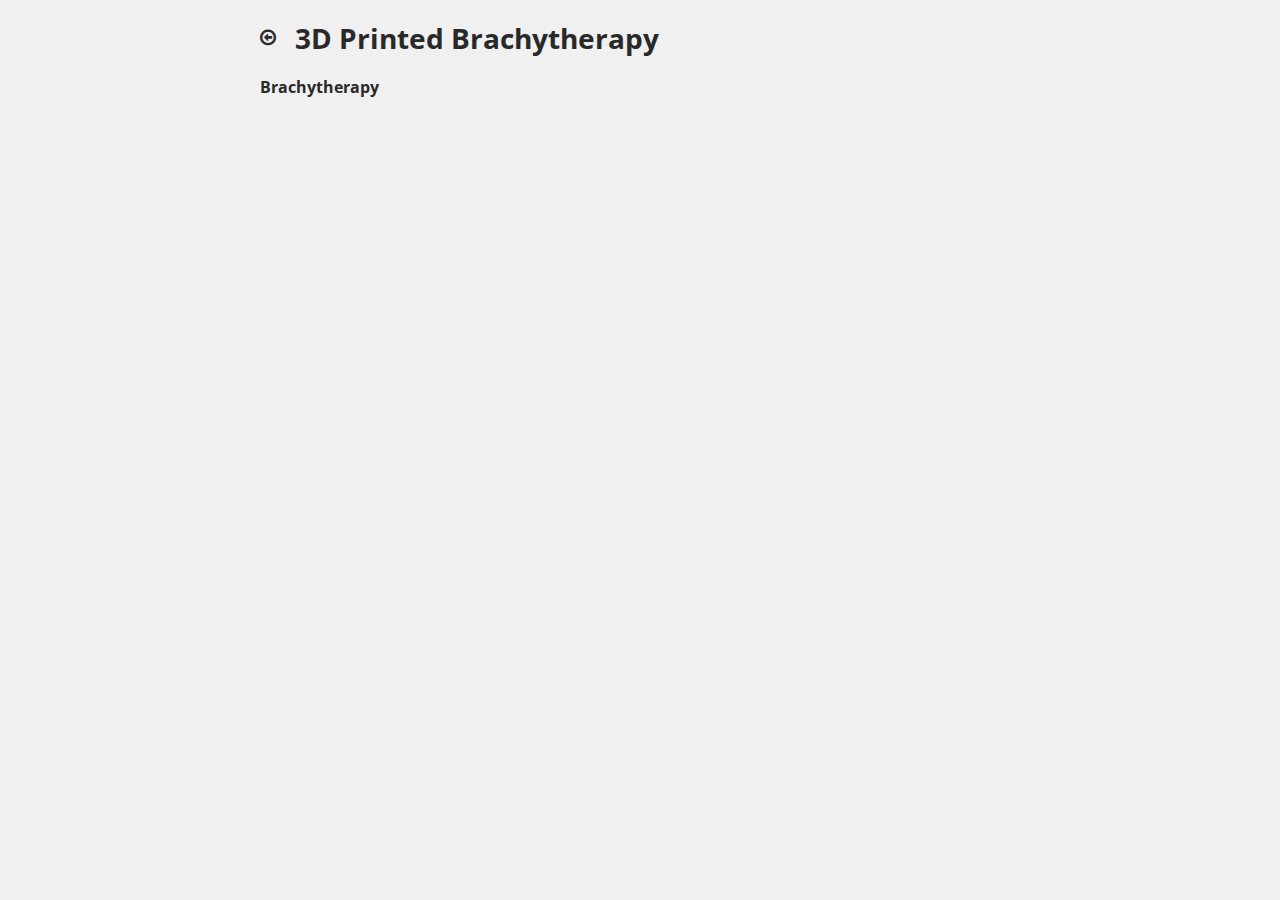
<file: 3dprinting.html>
<!DOCTYPE html>
<html>
<head>
    <meta http-equiv="Content-type" content="text/html; charset=utf-8"/>
    <meta name="author" content="Timmy Siauw"/>
    <meta name="viewport" content="width=device-width, initial-scale=1.00" />

    <title>3D Printing</title>

    <link rel="stylesheet" type="text/css" href="css/normalize.min.css" />
    <link rel="stylesheet" type="text/css" href="fa/css/font-awesome.min.css" />
    <link rel="stylesheet" type="text/css" href="css/style.css"/>
    <link href='https://fonts.googleapis.com/css?family=Open+Sans' rel='stylesheet' type='text/css'>

    <link rel="shortcut icon" href="favicon.ico"/>
    
    <style>
        #back-button {
            float: left;
            height: 25px;
            width: 25px;
            line-height: 38px;
            margin-right: 10px;
        }
    </style>

</head>

<body>

    <div class = "container">

        <a href = "projects.html"><span id = "back-button" class = "fa fa-arrow-circle-o-left fa-lg"></span></a>
        <h1>3D Printed Brachytherapy</h1>       

        <h3>Brachytherapy</h3>





    </div>

</body>
</html>
</file>
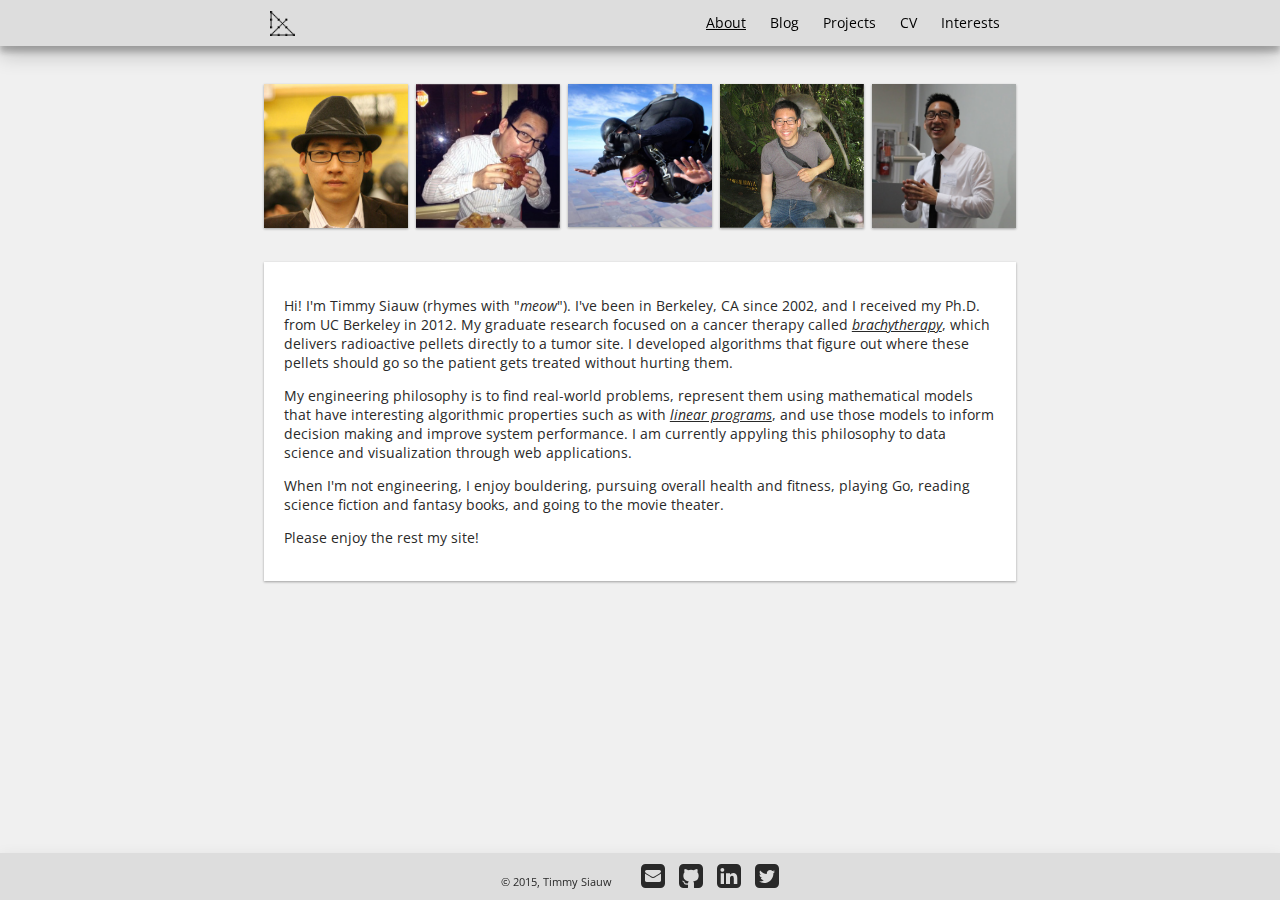
<file: about.html>
<!DOCTYPE html>
<html>
<head>
    <meta http-equiv="Content-type" content="text/html; charset=utf-8"/>
    <meta name="author" content="Timmy Siauw"/>
    <meta name="viewport" content="width=device-width, initial-scale=1.00" />

    <title>Timmy Siauw | About</title>

    <link rel="stylesheet" type="text/css" href="css/normalize.min.css" />
    <link rel="stylesheet" type="text/css" href="fa/css/font-awesome.min.css" />
    <link rel="stylesheet" type="text/css" href="css/style.css"/>
    <link href='https://fonts.googleapis.com/css?family=Open+Sans' rel='stylesheet' type='text/css'>

    <link rel="shortcut icon" href="favicon.ico"/>
    
    <style>
        #portraits {
            margin-bottom: 30px;
        }

        .portrait {
            width: 19%;
            margin: 0.5%;
            float: left;
        }

        #about {
            margin: 0.5%;
            background-color: white;
            padding: 20px;
        }

    </style>

</head>

<body>

	<header>
        <div class = "container">
            
            <a href = "index.html"><img src = "logo.png"/></a>

            <nav id="nav">
                <ul>
                    <li><a href="about.html" class = "active">About</a></li>
                    <li><a href="blog.html">Blog</a></li>
                    <li><a href="projects.html">Projects</a></li>
                    <li><a href="cv.html">CV</a></li>
                    <li><a href="interests.html">Interests</a></li>
                </ul>
            </nav>
            <br style="clear:both;">
        </div>
    </header>

	<div class = "container content">
        
        <div id = "portraits">
            <img class = "portrait shadow-1" src = "images/timmysiauw-fedora-square.jpg"/>
            <img class = "portrait shadow-1" src = "images/timmysiauw-donut-burger-square.png"/>
            <img class = "portrait shadow-1" src = "images/timmysiauw-skydiving-square.jpg"/>
            <img class = "portrait shadow-1" src = "images/timmysiauw-monkeys-square.png"/>
            <img class = "portrait shadow-1" src = "images/timmysiauw-surf-square.png"/>

            <br style="clear:both;">
        </div>

        <div id = "about" class = "shadow-1">
            <p>Hi! I'm Timmy Siauw (rhymes with "<i>meow</i>"). I've been in Berkeley, CA since 2002, and I received my Ph.D. from UC Berkeley in 2012. My graduate research focused on a cancer therapy called <i><a href = "https://en.wikipedia.org/wiki/Brachytherapy">brachytherapy</a></i>, which delivers radioactive pellets directly to a tumor site. I developed algorithms that figure out where these pellets should go so the patient gets treated without hurting them.</p>

            <!--//since then I've been a post doc, I worked with 3D printing. I did a start up. It didn't work out but I did a lot. I consider myself a self-starter with a healthy dose of initiative. I identify what things need to be done to maximize the objectives of my current project.// -->

            <p>My engineering philosophy is to find real-world problems, represent them using mathematical models that have interesting algorithmic properties such as with <i><a href = "https://en.wikipedia.org/wiki/Linear_programming">linear programs</a></i>, and use those models to inform decision making and improve system performance. I am currently appyling this philosophy to data science and visualization through web applications. </p>

            <p>When I'm not engineering, I enjoy bouldering, pursuing overall health and fitness, playing Go, reading science fiction and fantasy books, and going to the movie theater.</p>

            <p>Please enjoy the rest my site!</p>

            <!--
            <p>Hi! I'm Timmy Siauw (rhymes with "<i>meow</i>"). I'm a mathematical modeler, optimizer, front end engineer, and data analyzer. </p>

            <p>I received my Ph.D. from UC Berkeley in 2012. My graduate research developed algorithms for planning a cancer therapy called <i><a href = "https://en.wikipedia.org/wiki/Brachytherapy">brachytherapy</a></i>. After being a post-doc at UCSF for a year, I founded a startup called Nimble. We wanted to improve the way doctors treat cancer with radiation by making them web-based tools that would allow them to plan more effectively and efficiency. For a number of reasons, it didn't work, and I find myself looking to start the next chapter of my life.</p>

            <p>In general, my engineering philosophy is to find real-world problems, represent them using mathematical models that have interesting algorithmic properties such as with <i><a href = "https://en.wikipedia.org/wiki/Linear_programming">linear programs</a></i>, and use those models to inform decision making and improve system performance. I am currently appyling this philosophy to data science and visualization through web applications. </p>

            <p>When I'm not engineering, I enjoy bouldering, pursuing overall health and fitness, playing Go, reading science fiction and fantasy books, and going to the movies.</p>

            <p>Please enjoy the rest my site!</p> -->

        </div>
    </div>

    <footer>
        <div class="container">
            <small>© 2015, Timmy Siauw</small>
            <a href="mailto:timmy.siauw@gmail.com"><span class = "fa fa-envelope-square fa-2x"></span></a>
            <a href = "https://github.com/timmysiauw"><span class = "fa fa-github-square fa-2x"></span></a>
            <a href = "https://www.linkedin.com/in/timmysiauw"><span class = "fa fa-linkedin-square fa-2x"></span></a>
            <a href = "https://twitter.com/TimmySiauw"><span class = "fa fa-twitter-square fa-2x"></span></a>
        </div>
    </footer>
</body>
</html>
</file>
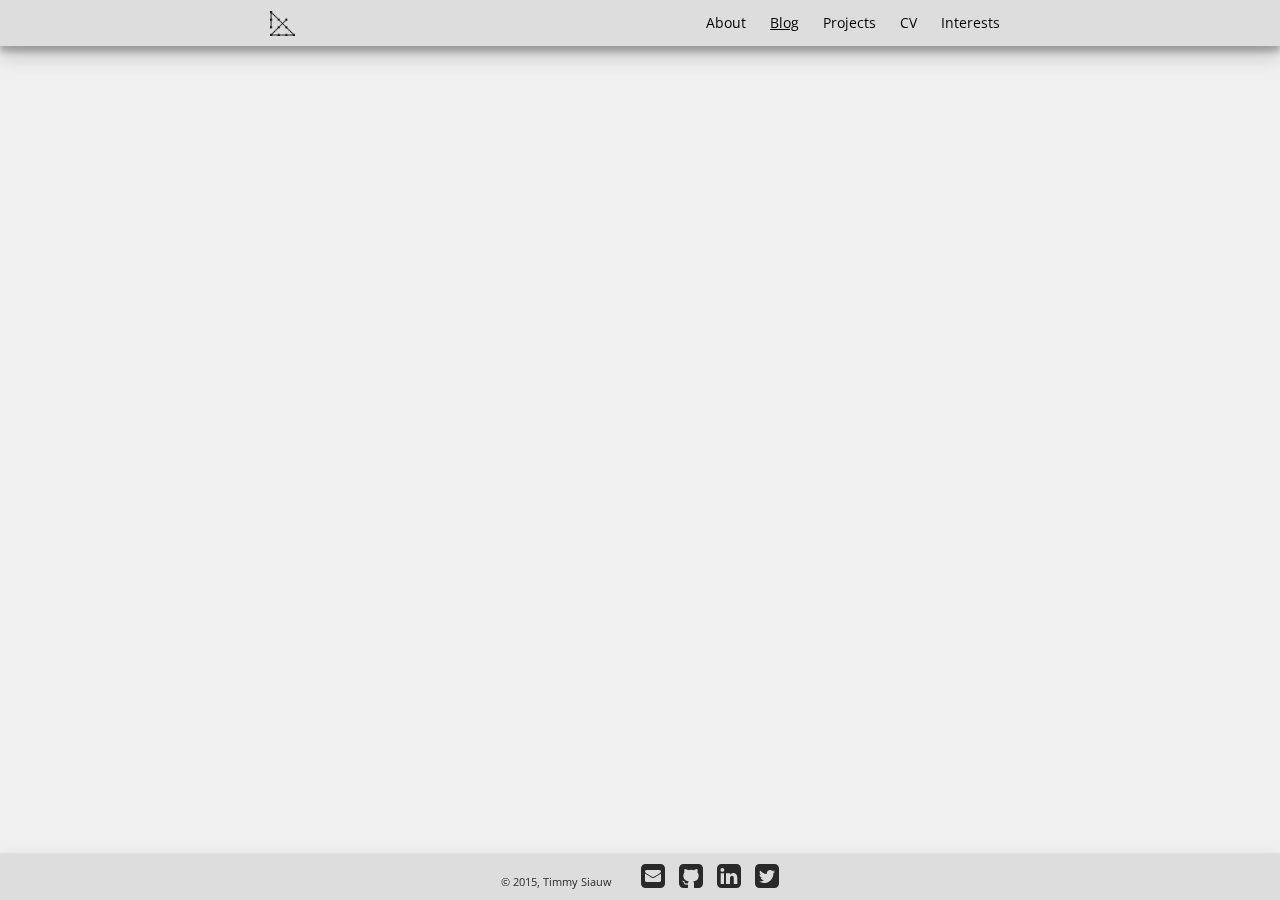
<file: blog.html>
<!DOCTYPE html>
<html>
<head>
    <meta http-equiv="Content-type" content="text/html; charset=utf-8"/>
    <meta name="author" content="Timmy Siauw"/>
    <meta name="viewport" content="width=device-width, initial-scale=1.00" />

    <title>Timmy Siauw | Blog</title>

    <link rel="stylesheet" type="text/css" href="css/normalize.min.css" />
    <link rel="stylesheet" type="text/css" href="fa/css/font-awesome.min.css" />
    <link rel="stylesheet" type="text/css" href="css/style.css"/>
    <link href='https://fonts.googleapis.com/css?family=Open+Sans' rel='stylesheet' type='text/css'>

    <link rel="shortcut icon" href="favicon.ico"/>
    
    <style>
        .blog-preview {
            width: 100%;
            height: 250px;
            background-color: white;
            margin: 10px 0px 10px;
            padding: 10px 20px 20px;
        }
    </style>

</head>

<body>

	<header>
        <div class = "container">
            
            <a href = "index.html"><img src = "logo.png"/></a>
            
            <nav id="nav">
                <ul>
                    <li><a href="about.html">About</a></li>
                    <li><a href="blog.html" class = "active">Blog</a></li>
                    <li><a href="projects.html">Projects</a></li>
                    <li><a href="cv.html">CV</a></li>
                    <li><a href="interests.html">Interests</a></li>
                </ul>
            </nav>
            <br style="clear:both;">
        </div>
    </header>

	<div class = "container content">
        <!--<div class = "blog-preview shadow-1">
            <h3> Hello, World! </h3>
            <p class = "blog-date">Date: 2016-09-02</p>
            <p class = "blog-text">Hello world is...</p>
            <a class = "read-more" href = "#">Read more</a>
        </div>
        <div class = "blog-preview shadow-1">
            <h3> A basic structure for an academic talk </h3>
            <p class = "blog-date">Date: 2016-09-20</p>
            <p class = "blog-text">One thing that is under taught, espeically in undergrad, is a basic structure of an academic talk.</p>
            <a class = "read-more" href = "#">Read more</a>
        </div>-->
    </div>

    <footer>
        <div class="container">
            <small>© 2015, Timmy Siauw</small>
            <a href="mailto:timmy.siauw@gmail.com"><span class = "fa fa-envelope-square fa-2x"></span></a>
            <a href = "https://github.com/timmysiauw"><span class = "fa fa-github-square fa-2x"></span></a>
            <a href = "https://www.linkedin.com/in/timmysiauw"><span class = "fa fa-linkedin-square fa-2x"></span></a>
            <a href = "https://twitter.com/TimmySiauw"><span class = "fa fa-twitter-square fa-2x"></span></a>
        </div>
    </footer>
</body>
</html>
</file>
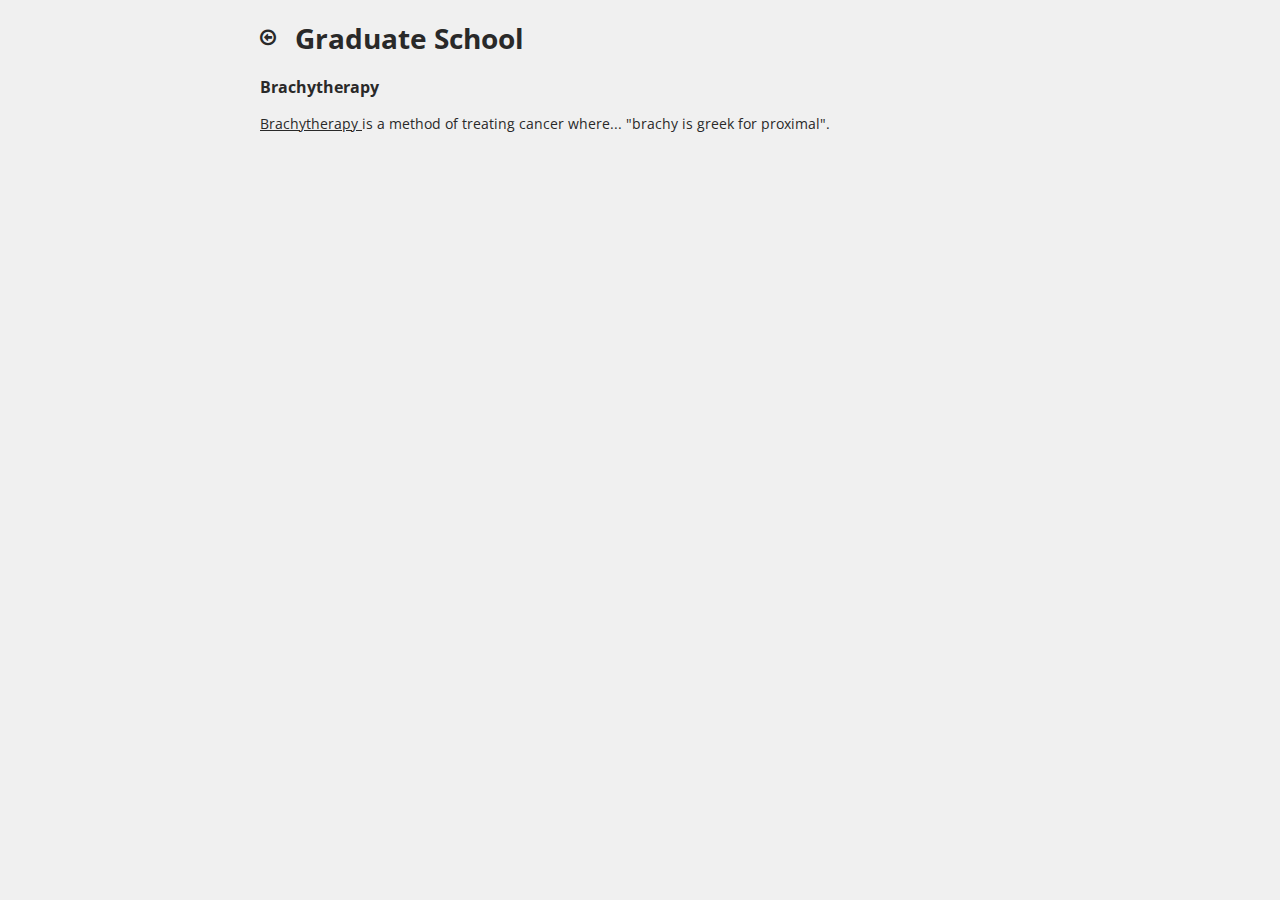
<file: brachy.html>
<!DOCTYPE html>
<html>
<head>
    <meta http-equiv="Content-type" content="text/html; charset=utf-8"/>
    <meta name="author" content="Timmy Siauw"/>
    <meta name="viewport" content="width=device-width, initial-scale=1.00" />

    <title>Graduate School</title>

    <link rel="stylesheet" type="text/css" href="css/normalize.min.css" />
    <link rel="stylesheet" type="text/css" href="fa/css/font-awesome.min.css" />
    <link rel="stylesheet" type="text/css" href="css/style.css"/>
    <link href='https://fonts.googleapis.com/css?family=Open+Sans' rel='stylesheet' type='text/css'>

    <link rel="shortcut icon" href="favicon.ico"/>
    
    <style>
        #back-button {
            float: left;
            height: 25px;
            width: 25px;
            line-height: 38px;
            margin-right: 10px;
        }
    </style>

</head>

<body>

    <div class = "container">

        <a href = "projects.html"><span id = "back-button" class = "fa fa-arrow-circle-o-left fa-lg"></span></a>
        <h1>Graduate School</h1>       

        <h3>Brachytherapy</h3>

        <p><a href = "">Brachytherapy </a> is a method of treating cancer where... "brachy is greek for proximal". </p>




    </div>

</body>
</html>
</file>
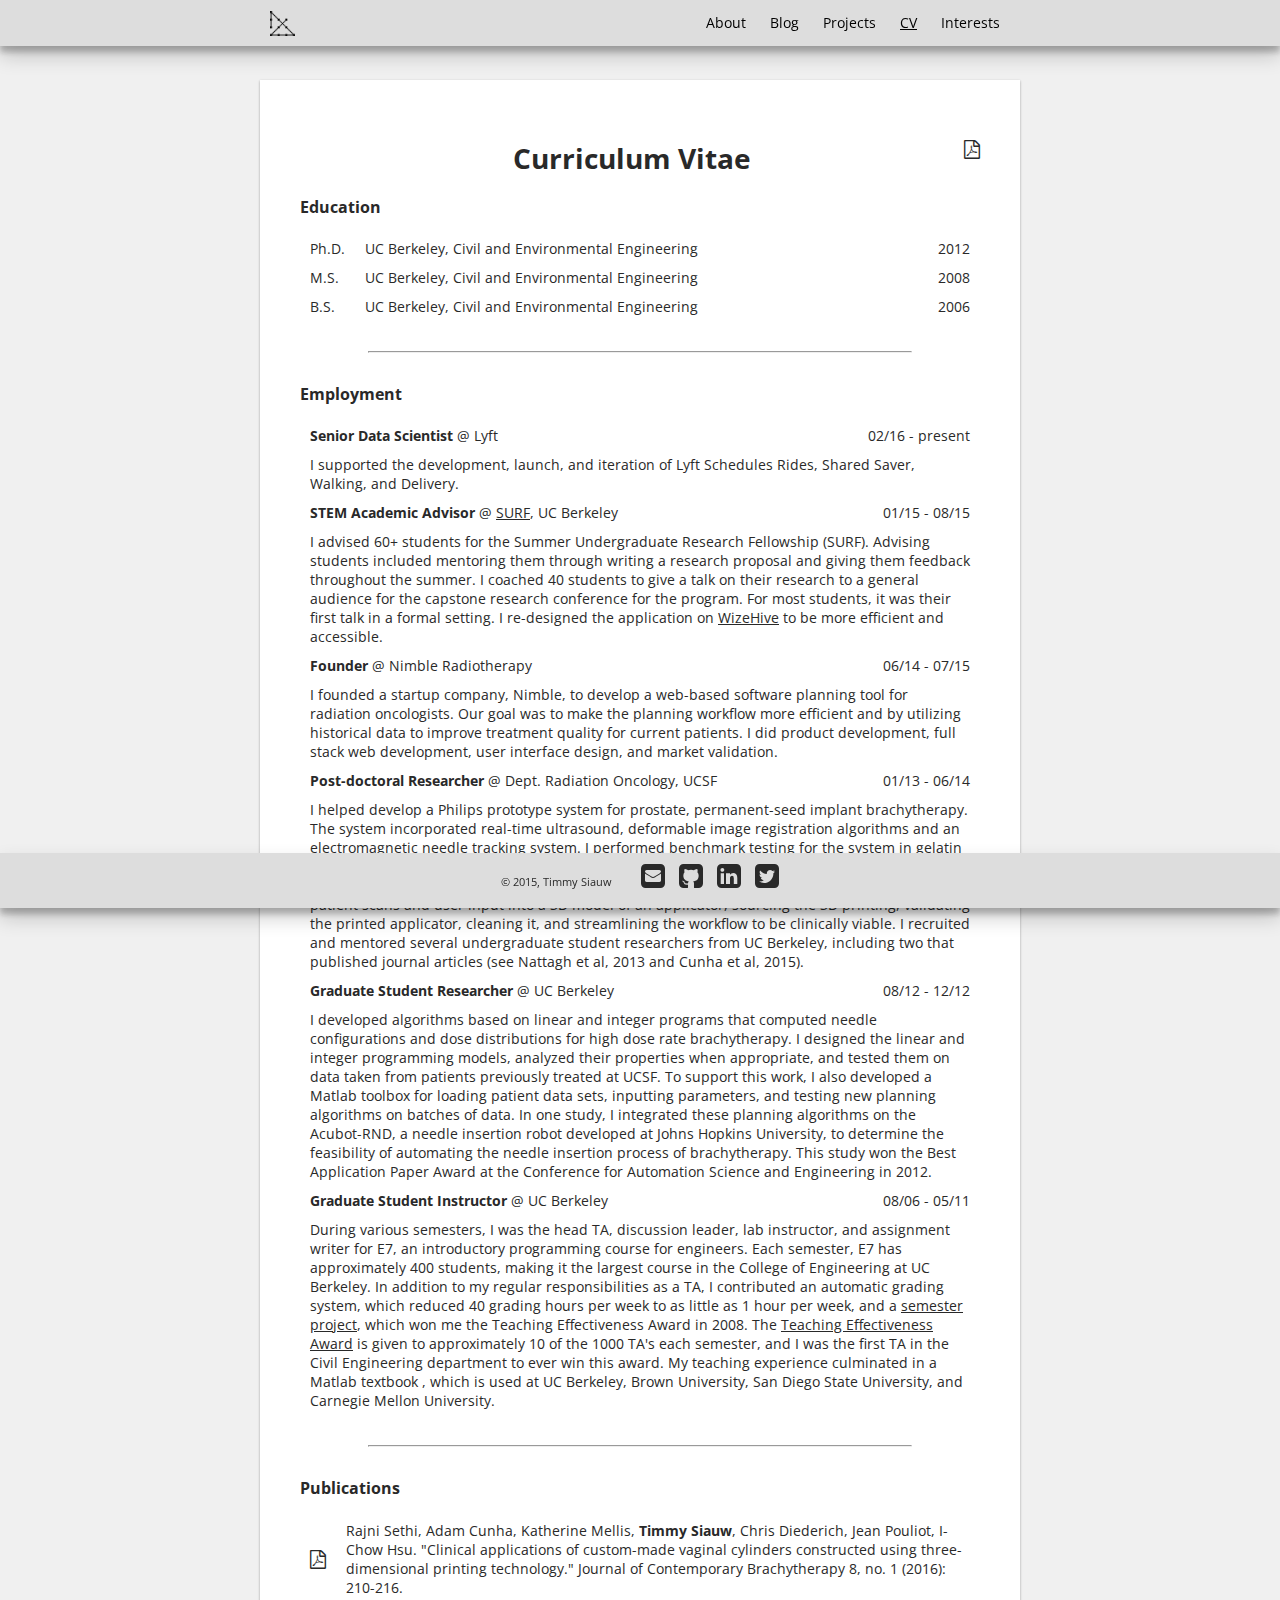
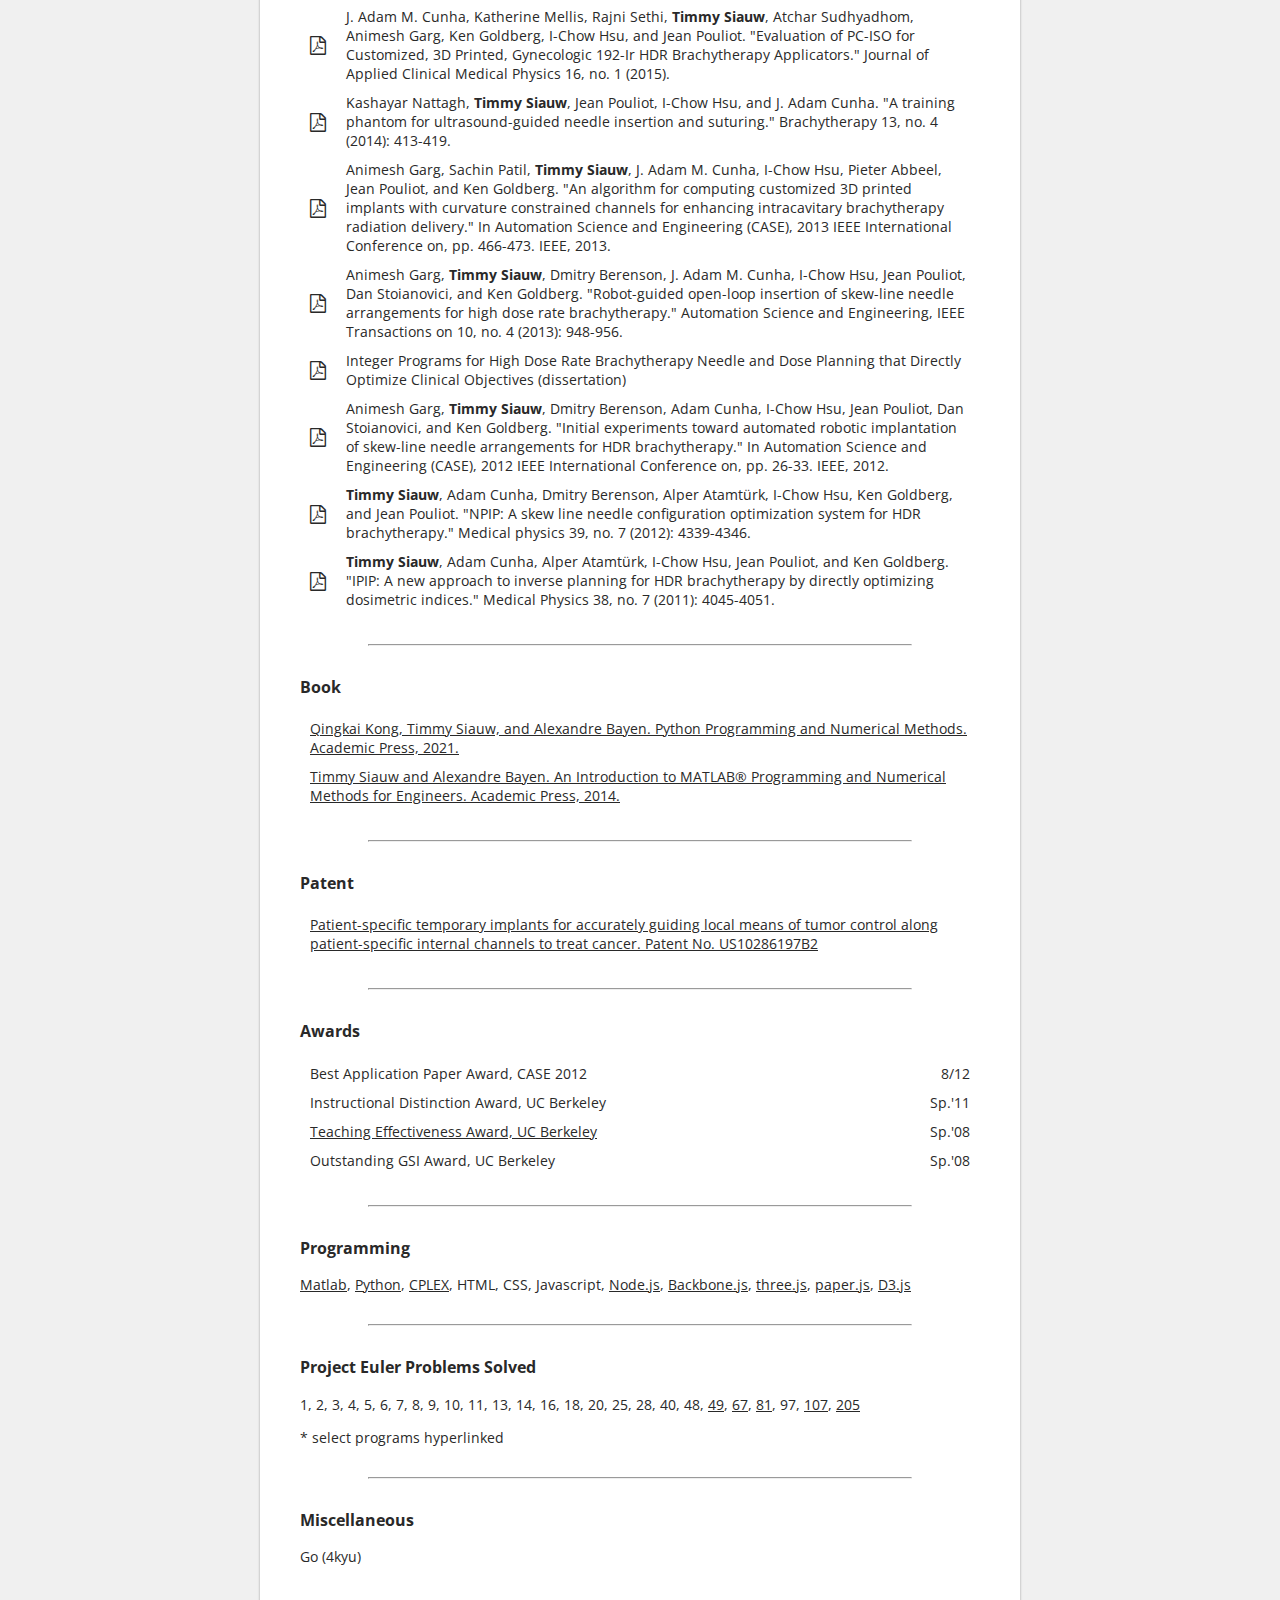
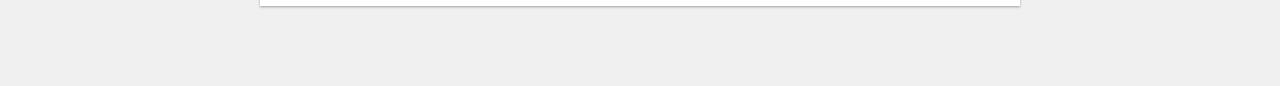
<file: cv.html>
<!DOCTYPE html>
<html>
<head>
    <meta http-equiv="Content-type" content="text/html; charset=utf-8"/>
    <meta name="author" content="Timmy Siauw"/>
    <meta name="viewport" content="width=device-width, initial-scale=1.00" />

    <title>Timmy Siauw | CV</title>

    <link rel="stylesheet" type="text/css" href="css/normalize.min.css" />
    <link rel="stylesheet" type="text/css" href="fa/css/font-awesome.min.css" />
    <link rel="stylesheet" type="text/css" href="css/style.css"/>
    <link href='https://fonts.googleapis.com/css?family=Open+Sans' rel='stylesheet' type='text/css'>

    <link rel="shortcut icon" href="favicon.ico"/>

    <style>

    .cv {
        width: 100%;
        background-color: white;
        padding: 40px;
    }

    hr {
        height: 1px;
        margin: 30px auto;
        width: 80%;
    }

    a {
        color: #292929;
    }

    .cv-work-date {
        float: right;
    }

    td {
        padding: 5px 10px 5px 10px;
    }

    #cv-education td:first-child {
        width: 30px;
    }

    #cv-employment span:hover {
        color: rgb(0,232,255);
    }

    a.pdf:hover {
        color: rgb(191,0,0);
    }

    #cv-portrait {
        float: left;
        width: 25%;
    }

    @media only screen and (max-width: 640px) {
        .cv {
            padding: 10px;
        }

        h3 {
            margin-left: 10px;
        }
    }

    </style>

</head>

<body>

	<header>
        <div class = "container">

            <a href = "index.html"><img src = "logo.png"/></a>

            <nav id="nav">
                <ul>
                    <li><a href="about.html">About</a></li>
                    <li><a href="blog.html">Blog</a></li>
                    <li><a href="projects.html">Projects</a></li>
                    <li><a href="cv.html" class = "active">CV</a></li>
                    <li><a href="interests.html">Interests</a></li>
                </ul>
            </nav>
            <br style="clear:both;">
        </div>
    </header>

	<div class = "container content">
        <div class = "cv shadow-1">

        <h1 style = "text-align:center"> Curriculum Vitae  <a href = "downloads/cv/siauw-CV-2015.pdf"class = "pdf" style = "float:right; font-size:14px"><span class = "fa fa-file-pdf-o fa-lg"></span></a></h1>


        <h3> Education </h3>

        <table id = "cv-education" style = "width:100%">
            <tr>
                <td>Ph.D.</td>
                <td>UC Berkeley, Civil and Environmental Engineering</td>
                <td class = "cv-work-date">2012</td>
            </tr>

            <tr>
                <td>M.S.</td>
                <td>UC Berkeley, Civil and Environmental Engineering</td>
                <td class = "cv-work-date">2008</td>
            </tr>

            <tr>
                <td>B.S.</td>
                <td>UC Berkeley, Civil and Environmental Engineering</td>
                <td class = "cv-work-date">2006</td>
            </tr>
        </table>

        <hr>

        <h3> Employment </h3>

        <table id = "cv-employment" style = "width:100%">
			<tr>
                <td><b>Senior Data Scientist</b> @ Lyft</td>
                <td class = "cv-work-date">02/16 - present</td>
            </tr>
			<tr class = "cv-dropdown">
                <td colspan = "2" style = "padding: 5px, 30px, 5px, 30px">I supported the development, launch, and iteration of Lyft Schedules Rides, Shared Saver, Walking, and Delivery.</td>
            </tr>
            <tr>
                <td><b>STEM Academic Advisor</b> @ <a href = "http://surf.berkeley.edu/">SURF</a>, UC Berkeley</td>
                <td class = "cv-work-date">01/15 - 08/15</td>
            </tr>
            <tr class = "cv-dropdown">
                <td colspan = "2" style = "padding: 5px, 30px, 5px, 30px">I advised 60+ students for the <a>Summer Undergraduate Research Fellowship (SURF)</a>. Advising students included mentoring them through writing a research proposal and giving them feedback throughout the summer. I coached 40 students to give a talk on their research to a general audience for the capstone research conference for the program. For most students, it was their first talk in a formal setting. I re-designed the application on <a href = "http://www.wizehive.com/">WizeHive</a> to be more efficient and accessible.</td>
            </tr>
            <tr>
                <td><b>Founder</b> @ Nimble Radiotherapy</td>
                <td class = "cv-work-date">06/14 - 07/15</td>
            </tr>
            <tr class = "cv-dropdown">
                <td colspan = "2" style = "padding: 5px, 30px, 5px, 30px">I founded a startup company, Nimble, to develop a web-based software planning tool for radiation oncologists. Our goal was to make the planning workflow more efficient and by utilizing historical data to improve treatment quality for current patients. I did product development, full stack web development, user interface design, and market validation.</td>
            </tr>
            <tr>
                <td><b>Post-doctoral Researcher</b> @ Dept. Radiation Oncology, UCSF</td>
                <td class = "cv-work-date">01/13 - 06/14</td>
            </tr>
            <tr class = "cv-dropdown">
                <td colspan = "2" style = "padding: 5px, 30px, 5px, 30px">
                I helped develop a Philips prototype system for prostate, permanent-seed implant brachytherapy. The system incorporated real-time ultrasound, deformable image registration algorithms and an electromagnetic needle tracking system. I performed benchmark testing for the system in gelatin phantoms and gave feedback on the user interface design.

                I also developed and tested an end-to-end workflow for building custom brachytherapy applicators. This worked required combining patient scans and user input into a 3D model of an applicator, sourcing the 3D printing, validating the printed applicator, cleaning it, and streamlining the workflow to be clinically viable.

                I recruited and mentored several undergraduate student researchers from UC Berkeley, including two that published journal articles (see Nattagh et al, 2013 and Cunha et al, 2015).</td>
            </tr>
            <tr>
                <td><b>Graduate Student Researcher</b> @ UC Berkeley</td>
                <td class = "cv-work-date">08/12 - 12/12</td>
            </tr>
            <tr class = "cv-dropdown">
                <td colspan = "2" style = "padding: 5px, 30px, 5px, 30px">I developed algorithms based on linear and integer programs that computed needle configurations and dose distributions for high dose rate brachytherapy. I designed the linear and integer programming models, analyzed their properties when appropriate, and tested them on data taken from patients previously treated at UCSF. To support this work, I also developed a Matlab toolbox for loading patient data sets, inputting parameters, and testing new planning algorithms on batches of data. In one study, I integrated these planning algorithms on the Acubot-RND, a needle insertion robot developed at Johns Hopkins University, to determine the feasibility of automating the needle insertion process of brachytherapy. This study won the Best Application Paper Award at the Conference for Automation Science and Engineering in 2012. </td>
            </tr>
            <tr>
                <td><b>Graduate Student Instructor</b> @ UC Berkeley</td>
                <td class = "cv-work-date">08/06 - 05/11</td>
            </tr>
            <tr class = "cv-dropdown">
                <td colspan = "2" style = "padding: 5px, 30px, 5px, 30px">During various semesters, I was the head TA, discussion leader, lab instructor, and assignment writer for E7, an introductory programming course for engineers. Each semester, E7 has approximately 400 students, making it the largest course in the College of Engineering at UC Berkeley. In addition to my regular responsibilities as a TA, I contributed an automatic grading system, which reduced 40 grading hours per week to as little as 1 hour per week, and a <a href = "http://www.mathworks.com/company/newsletters/articles/motivating-first-year-uc-berkeley-students-to-learn-programming-with-a-virtual-robot-tournament.html">semester project</a>, which won me the Teaching Effectiveness Award in 2008. The <a href = "http://www.ce.berkeley.edu/apps/news-archive/view.php?item=256">Teaching Effectiveness Award</a> is given to approximately 10 of the 1000 TA's each semester, and I was the first TA in the Civil Engineering department to ever win this award. My teaching experience culminated in a <a> Matlab textbook </a>, which is used at UC Berkeley, Brown University, San Diego State University, and Carnegie Mellon University.
                </td>
            </tr>
        </table>

        <hr>

        <h3> Publications </h3>

         <table id = "cv-publications" style = "width:100%">
            <tr>
                <td><a class = "pdf" href = "downloads/papers/2016-custom-vaginal-brachytherapy-3D printing-sethi-siauw-JCB.pdf"><span class = "fa fa-file-pdf-o fa-lg"></span></a></td>
                <td>Rajni Sethi, Adam Cunha, Katherine Mellis, <b>Timmy Siauw</b>, Chris Diederich, Jean Pouliot, I-Chow Hsu. "Clinical applications of custom-made vaginal cylinders constructed using three-dimensional printing technology." Journal of Contemporary Brachytherapy 8, no. 1 (2016): 210-216.</td>
            </tr>
            <tr>
                <td><a class = "pdf" href = "downloads/papers/2014-3DPrinting-PCISO-Brachytherapy-JACMP.pdf"><span class = "fa fa-file-pdf-o fa-lg"></span></a></td>
                <td>J. Adam M. Cunha, Katherine Mellis, Rajni Sethi, <b>Timmy Siauw</b>, Atchar Sudhyadhom, Animesh Garg, Ken Goldberg, I-Chow Hsu, and Jean Pouliot. "Evaluation of PC-ISO for Customized, 3D Printed, Gynecologic 192-Ir HDR Brachytherapy Applicators." Journal of Applied Clinical Medical Physics 16, no. 1 (2015).</td>
            </tr>
            <tr>
                <td><a class = "pdf" href = "downloads/papers/2014-training-phantom-needle insertion-suturing-nattagh-brachytherapy.pdf"><span class = "fa fa-file-pdf-o fa-lg"></span></a></td>
                <td>Kashayar Nattagh, <b>Timmy Siauw</b>, Jean Pouliot, I-Chow Hsu, and J. Adam Cunha. "A training phantom for ultrasound-guided needle insertion and suturing." Brachytherapy 13, no. 4 (2014): 413-419.</td>
            </tr>
            <tr>
                <td><a class = "pdf" href = "downloads/papers/2013-3DPrinting-Templates-Brachytherapy-ChannelOptimization-CASE.pdf"><span class = "fa fa-file-pdf-o fa-lg"></span></a></td>
                <td>Animesh Garg, Sachin Patil, <b>Timmy Siauw</b>, J. Adam M. Cunha, I-Chow Hsu, Pieter Abbeel, Jean Pouliot, and Ken Goldberg. "An algorithm for computing customized 3D printed implants with curvature constrained channels for enhancing intracavitary brachytherapy radiation delivery." In Automation Science and Engineering (CASE), 2013 IEEE International Conference on, pp. 466-473. IEEE, 2013.</td>
            </tr>
            <tr>
                <td><a class = "pdf" href = "downloads/papers/2013-robot-brachytherapy-garg-siauw-TASE.pdf"><span class = "fa fa-file-pdf-o fa-lg"></span></a></td>
                <td>Animesh Garg, <b>Timmy Siauw</b>, Dmitry Berenson, J. Adam M. Cunha, I-Chow Hsu, Jean Pouliot, Dan Stoianovici, and Ken Goldberg. "Robot-guided open-loop insertion of skew-line needle arrangements for high dose rate brachytherapy." Automation Science and Engineering, IEEE Transactions on 10, no. 4 (2013): 948-956.</td>
            </tr>
            <tr>
                <td><a class = "pdf" href = "downloads/papers/2012-brachytherapy-optimization-siauw-dissertation.pdf"><span class = "fa fa-file-pdf-o fa-lg"></span></a></td>
                <td>Integer Programs for High Dose Rate Brachytherapy Needle and Dose Planning that Directly Optimize Clinical Objectives (dissertation)</td>
            </tr>
            <tr>
                <td><a class = "pdf" href = "downloads/papers/2012-robot-brachytherapy-garg-siauw-CASE-needle-insertion.pdf"><span class = "fa fa-file-pdf-o fa-lg"></span></a></td>
                <td>Animesh Garg, <b>Timmy Siauw</b>, Dmitry Berenson, Adam Cunha, I-Chow Hsu, Jean Pouliot, Dan Stoianovici, and Ken Goldberg. "Initial experiments toward automated robotic implantation of skew-line needle arrangements for HDR brachytherapy." In Automation Science and Engineering (CASE), 2012 IEEE International Conference on, pp. 26-33. IEEE, 2012.</td>
            </tr>
            <tr>
                <td><a class = "pdf" href = "downloads/papers/2012-NPIP-brachytherapy-needle-planning-optimization-siauw.pdf"><span class = "fa fa-file-pdf-o fa-lg"></span></a></td>
                <td><b>Timmy Siauw</b>, Adam Cunha, Dmitry Berenson, Alper Atamtürk, I-Chow Hsu, Ken Goldberg, and Jean Pouliot. "NPIP: A skew line needle configuration optimization system for HDR brachytherapy." Medical physics 39, no. 7 (2012): 4339-4346.</td>
            </tr>
            <tr>
                <td><a class = "pdf" href = "downloads/papers/2011-IPIP-brachytherapy-optimization-inverse-planning-siauw.pdf"><span class = "fa fa-file-pdf-o fa-lg"></span></a></td>
                <td><b>Timmy Siauw</b>, Adam Cunha, Alper Atamtürk, I-Chow Hsu, Jean Pouliot, and Ken Goldberg. "IPIP: A new approach to inverse planning for HDR brachytherapy by directly optimizing dosimetric indices." Medical Physics 38, no. 7 (2011): 4045-4051.</td>
            </tr>

        </table>

        <hr>

        <h3> Book </h3>

        <table id = "cv-books" style = "width:100%">
            <tr>
                <td><a href = "https://pythonnumericalmethods.berkeley.edu/notebooks/Index.html"> Qingkai Kong, Timmy Siauw, and Alexandre Bayen. Python Programming and Numerical Methods. Academic Press, 2021.</a></td>
            </tr>
        </table>
		<table id = "cv-books" style = "width:100%">
            <tr>
                <td><a href = "http://www.mathworks.com/support/books/book92299.html?category=18&language=1&view=category"> Timmy Siauw and Alexandre Bayen. An Introduction to MATLAB® Programming and Numerical Methods for Engineers. Academic Press, 2014.</a></td>
            </tr>
        </table>
		

        <hr>

        <h3> Patent </h3>

        <table id = "cv-patents" style = "width:100%">
            <tr>
                <td><a href = "https://patents.google.com/patent/US10286197B2/en">Patient-specific temporary implants for accurately guiding local means of tumor control along patient-specific internal channels to treat cancer. Patent No. US10286197B2<a></td>
            </tr>
        </table>

        <hr>

        <h3> Awards </h3>

        <table id = "cv-awards" style = "width:100%">
            <tr>
                <td>Best Application Paper Award, CASE 2012</td>
                <td class = "cv-work-date">8/12</td>
            </tr>
            <tr>
                <td>Instructional Distinction Award, UC Berkeley</td>
                <td class = "cv-work-date">Sp.'11</td>
            </tr>
            <tr>
                <td><a href = "http://www.ce.berkeley.edu/apps/news-archive/view.php?item=256">Teaching Effectiveness Award, UC Berkeley</a></td>
                <td class = "cv-work-date">Sp.'08</td>
            </tr>
            <tr>
                <td>Outstanding GSI Award, UC Berkeley</td>
                <td class = "cv-work-date">Sp.'08</td>
            </tr>
        </table>

        <hr>

        <h3> Programming </h3>

        <a href = "http://www.mathworks.com/products/matlab/">Matlab</a>, <a href = "https://www.python.org/">Python</a>, <a href = "http://www-01.ibm.com/software/commerce/optimization/cplex-optimizer/">CPLEX</a>, HTML, CSS, Javascript, <a href = "https://nodejs.org/">Node.js</a>, <a href = "http://backbonejs.org/">Backbone.js</a>, <a href = "http://threejs.org/">three.js</a>, <a href = "http://paperjs.org/">paper.js</a>, <a href = "http://timmysiauw.github.io/d3-logo-fun/">D3.js</a>

        <hr>

        <h3> Project Euler Problems Solved</h3>

        1, 2, 3, 4, 5, 6, 7, 8, 9, 10, 11, 13, 14, 16, 18, 20, 25, 28, 40, 48, <a href = "https://projecteuler.net/problem=49">49</a>, <a href = "https://projecteuler.net/problem=67">67</a>, <a href = "https://projecteuler.net/problem=81">81</a>, 97, <a href = "https://projecteuler.net/problem=107">107</a>, <a href = "https://projecteuler.net/problem=205">205</a>

		<p>* select programs hyperlinked </p>

        <hr>

        <h3> Miscellaneous </h3>

        Go (4kyu)

    </div>
    </div>

    <footer>
        <div class="container">
            <small>© 2015, Timmy Siauw</small>
            <a href="mailto:timmy.siauw@gmail.com"><span class = "fa fa-envelope-square fa-2x"></span></a>
            <a href = "https://github.com/timmysiauw"><span class = "fa fa-github-square fa-2x"></span></a>
            <a href = "https://www.linkedin.com/in/timmysiauw"><span class = "fa fa-linkedin-square fa-2x"></span></a>
            <a href = "https://twitter.com/TimmySiauw"><span class = "fa fa-twitter-square fa-2x"></span></a>
        </div>
    </footer>
</body>
</html>
</file>
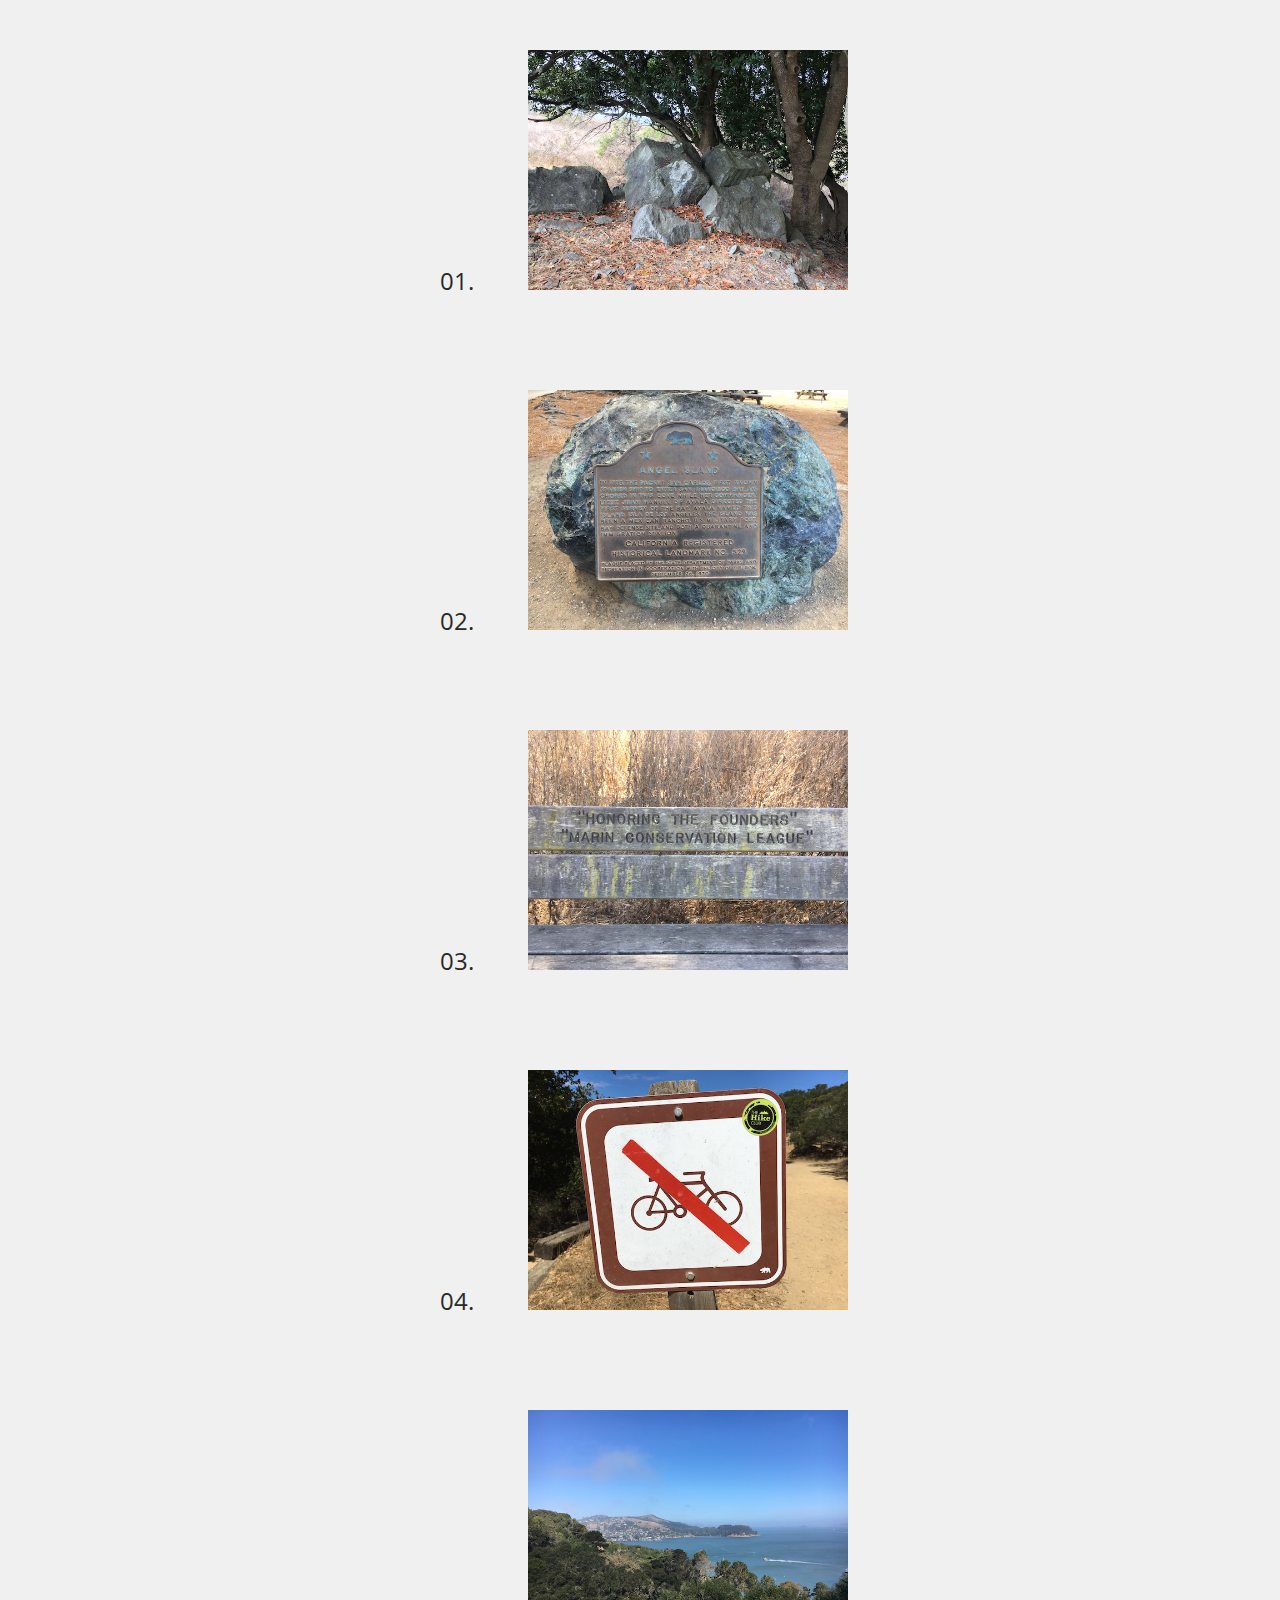
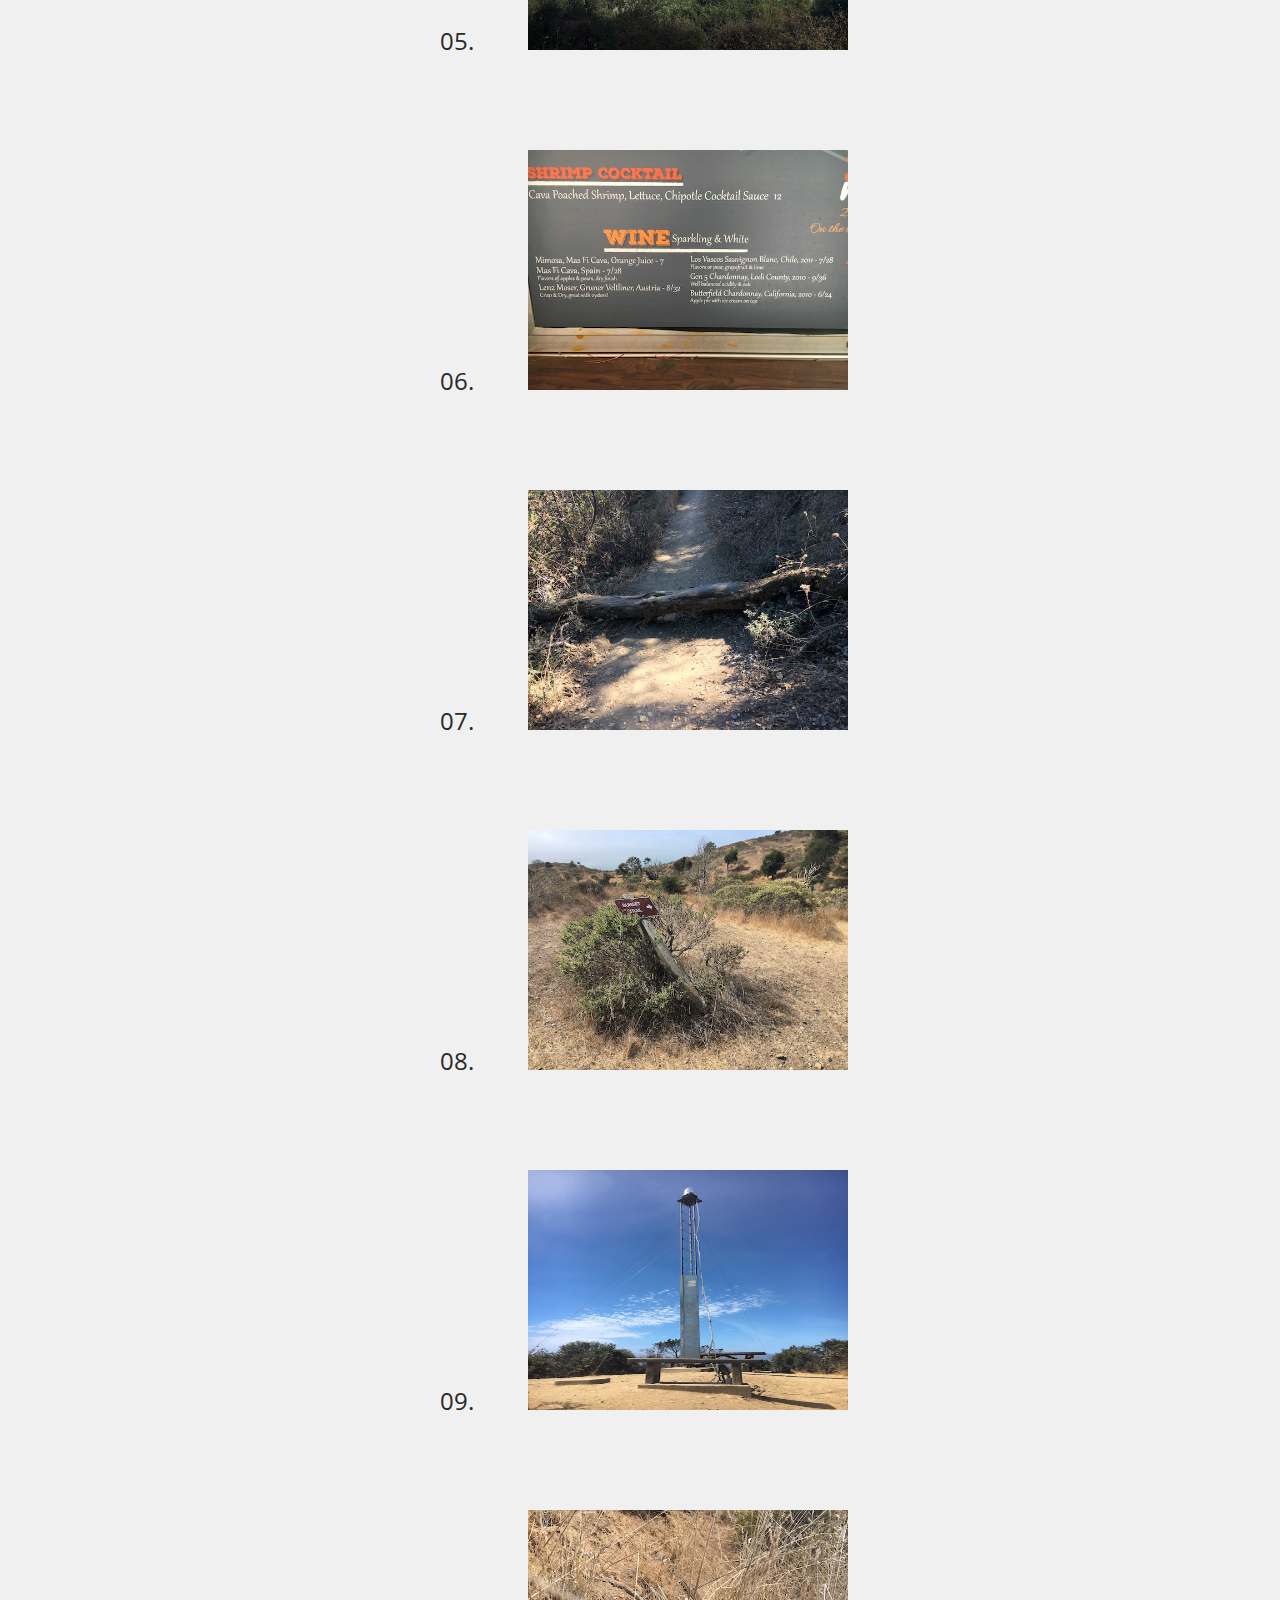
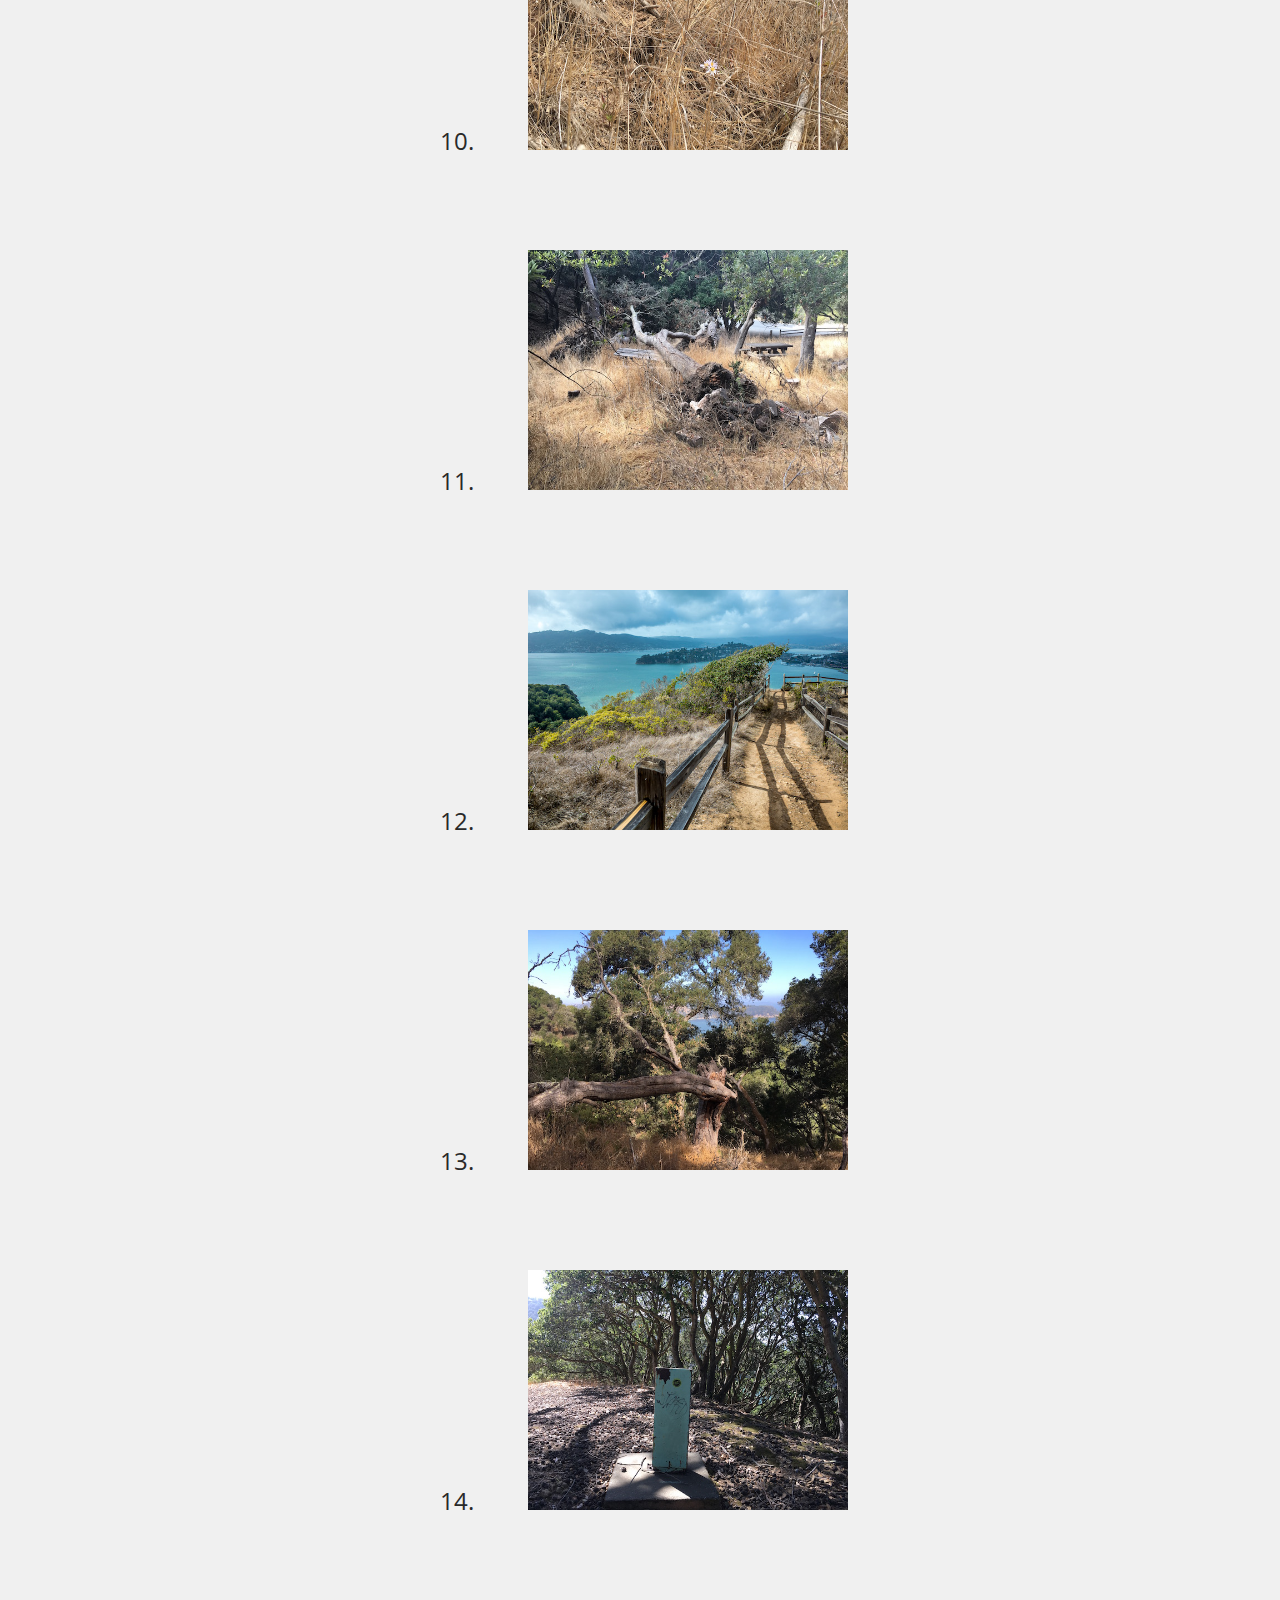
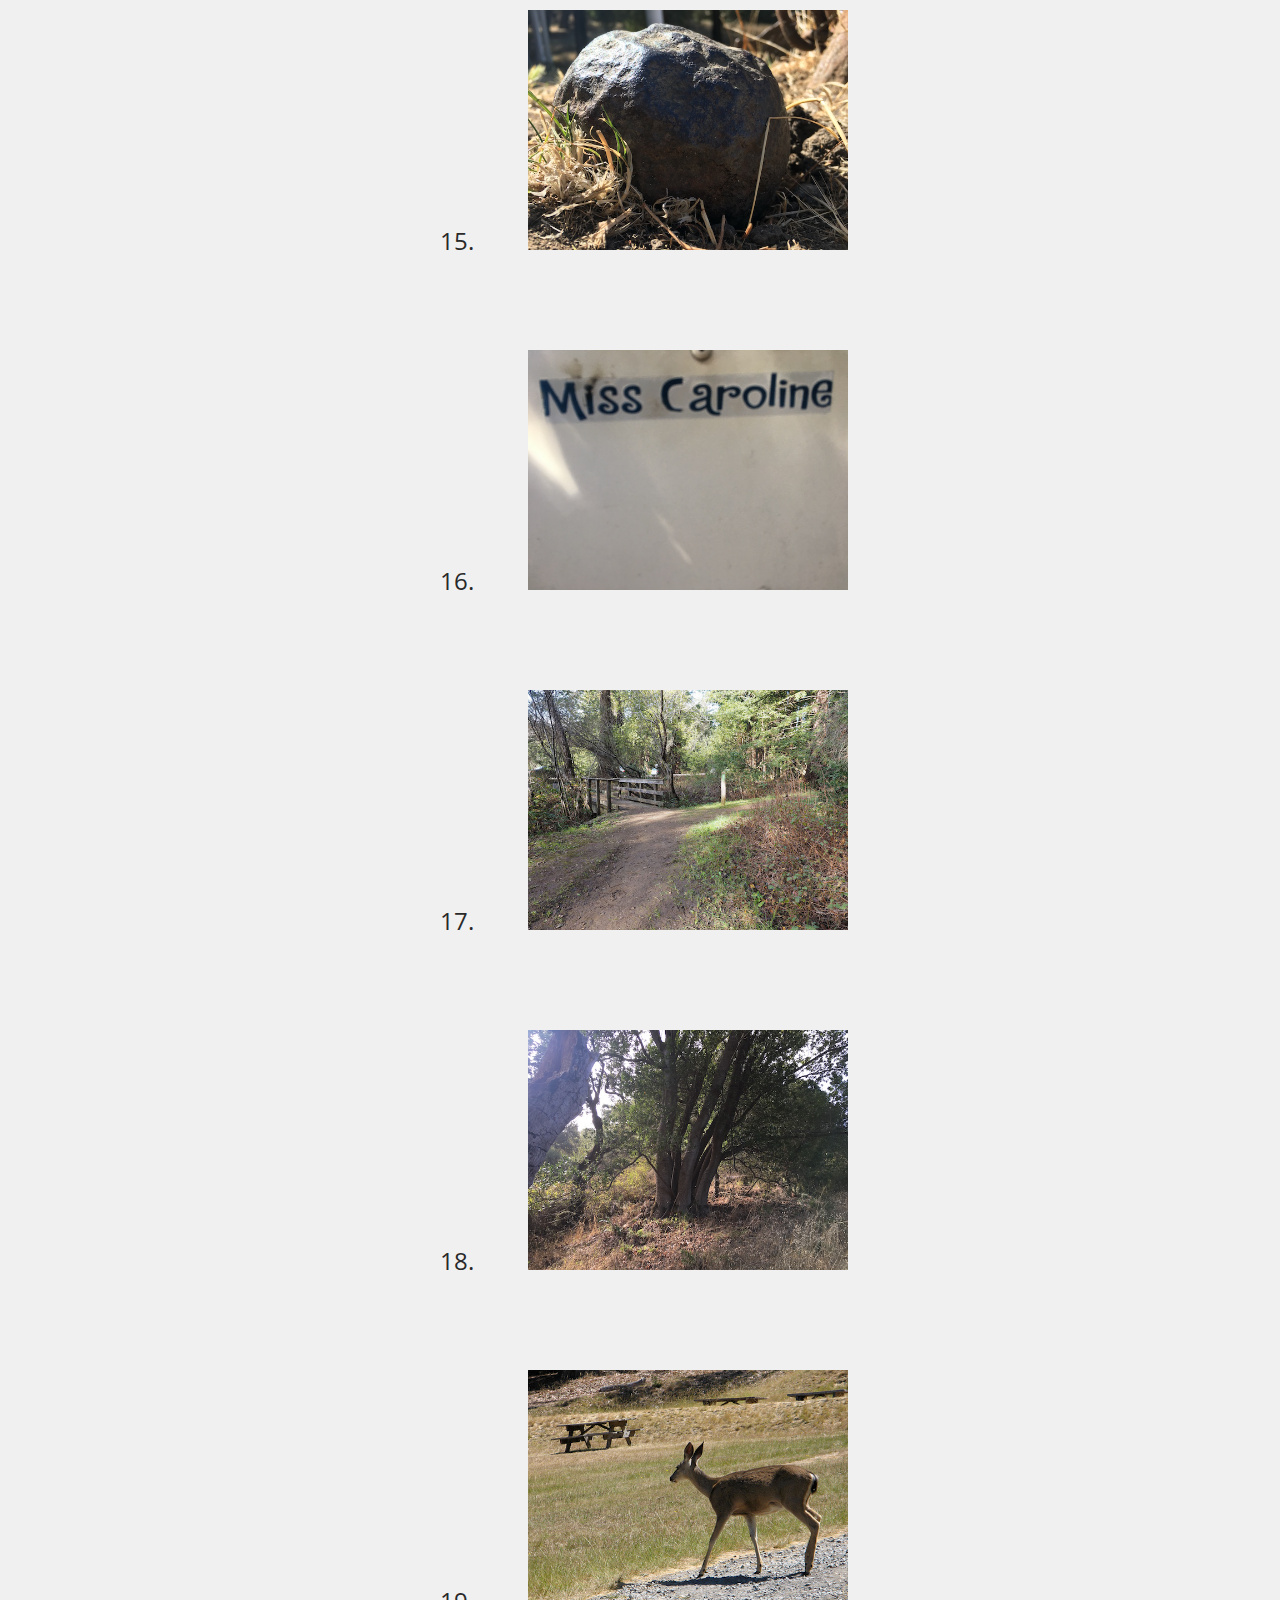
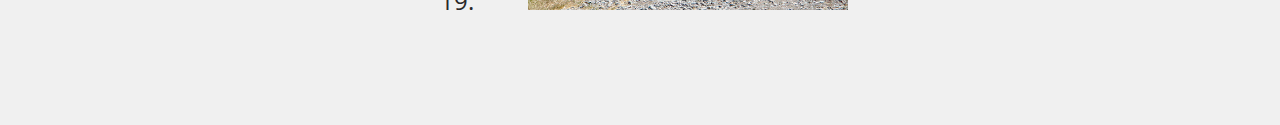
<file: lyft.html>
<!DOCTYPE html>
<html>
<head>
    <meta http-equiv="Content-type" content="text/html; charset=utf-8"/>
    <meta name="author" content="Timmy Siauw"/>
    <meta name="viewport" content="width=device-width, initial-scale=1.00" />

    <title>Lyft Scavenger Hunt Pictures</title>

    <link rel="stylesheet" type="text/css" href="css/normalize.min.css" />
    <link rel="stylesheet" type="text/css" href="fa/css/font-awesome.min.css" />
    <link rel="stylesheet" type="text/css" href="css/style.css"/>
    <link href='https://fonts.googleapis.com/css?family=Open+Sans' rel='stylesheet' type='text/css'>

    <link rel="shortcut icon" href="favicon.ico"/>

    <style>

    .container {
        padding: 50px 0px;
    }

    .picture-container {
        margin: 0 auto;
        width: 500px;
        height: 240px;
    }

    .picture {
        height: 240px;
        width: 320px;
    }

    .picture-number {
        padding: 108px 50px;
        font-size: 24px;
    }
    </style>

</head>

<body>
<div class = "container">
    <div class = "picture-container">
        <span class = "picture-number">01.</span>
        <img class = "picture" src = "images/lyft-scavenger-hunt/01.jpg"/>
    </div>
</div>
<div class = "container">
    <div class = "picture-container">
        <span class = "picture-number">02.</span>
        <img class = "picture" src = "images/lyft-scavenger-hunt/02.jpg"/>
    </div>
</div>
<div class = "container">
    <div class = "picture-container">
        <span class = "picture-number">03.</span>
        <img class = "picture" src = "images/lyft-scavenger-hunt/03.jpg"/>
    </div>
</div>
<div class = "container">
    <div class = "picture-container">
        <span class = "picture-number">04.</span>
        <img class = "picture" src = "images/lyft-scavenger-hunt/04.jpg"/>
    </div>
</div>
<div class = "container">
    <div class = "picture-container">
        <span class = "picture-number">05.</span>
        <img class = "picture" src = "images/lyft-scavenger-hunt/05.jpg"/>
    </div>
</div>
<div class = "container">
    <div class = "picture-container">
        <span class = "picture-number">06.</span>
        <img class = "picture" src = "images/lyft-scavenger-hunt/06.jpg"/>
    </div>
</div>
<div class = "container">
    <div class = "picture-container">
        <span class = "picture-number">07.</span>
        <img class = "picture" src = "images/lyft-scavenger-hunt/07.jpg"/>
    </div>
</div>
<div class = "container">
    <div class = "picture-container">
        <span class = "picture-number">08.</span>
        <img class = "picture" src = "images/lyft-scavenger-hunt/08.jpg"/>
    </div>
</div>
<div class = "container">
    <div class = "picture-container">
        <span class = "picture-number">09.</span>
        <img class = "picture" src = "images/lyft-scavenger-hunt/09.jpg"/>
    </div>
</div>
<div class = "container">
    <div class = "picture-container">
        <span class = "picture-number">10.</span>
        <img class = "picture" src = "images/lyft-scavenger-hunt/10.jpg"/>
    </div>
</div>
<div class = "container">
    <div class = "picture-container">
        <span class = "picture-number">11.</span>
        <img class = "picture" src = "images/lyft-scavenger-hunt/11.jpg"/>
    </div>
</div>
<div class = "container">
    <div class = "picture-container">
        <span class = "picture-number">12.</span>
        <img class = "picture" src = "images/lyft-scavenger-hunt/12.jpg"/>
    </div>
</div>
<div class = "container">
    <div class = "picture-container">
        <span class = "picture-number">13.</span>
        <img class = "picture" src = "images/lyft-scavenger-hunt/13.jpg"/>
    </div>
</div>
<div class = "container">
    <div class = "picture-container">
        <span class = "picture-number">14.</span>
        <img class = "picture" src = "images/lyft-scavenger-hunt/14.jpg"/>
    </div>
</div>
<div class = "container">
    <div class = "picture-container">
        <span class = "picture-number">15.</span>
        <img class = "picture" src = "images/lyft-scavenger-hunt/15.jpg"/>
    </div>
</div>
<div class = "container">
    <div class = "picture-container">
        <span class = "picture-number">16.</span>
        <img class = "picture" src = "images/lyft-scavenger-hunt/16.jpg"/>
    </div>
</div>
<div class = "container">
    <div class = "picture-container">
        <span class = "picture-number">17.</span>
        <img class = "picture" src = "images/lyft-scavenger-hunt/17.jpg"/>
    </div>
</div>
<div class = "container">
    <div class = "picture-container">
        <span class = "picture-number">18.</span>
        <img class = "picture" src = "images/lyft-scavenger-hunt/18.jpg"/>
    </div>
</div>
<div class = "container">
    <div class = "picture-container">
        <span class = "picture-number">19.</span>
        <img class = "picture" src = "images/lyft-scavenger-hunt/19.jpg"/>
    </div>
</div>

</body>
</html>
</file>
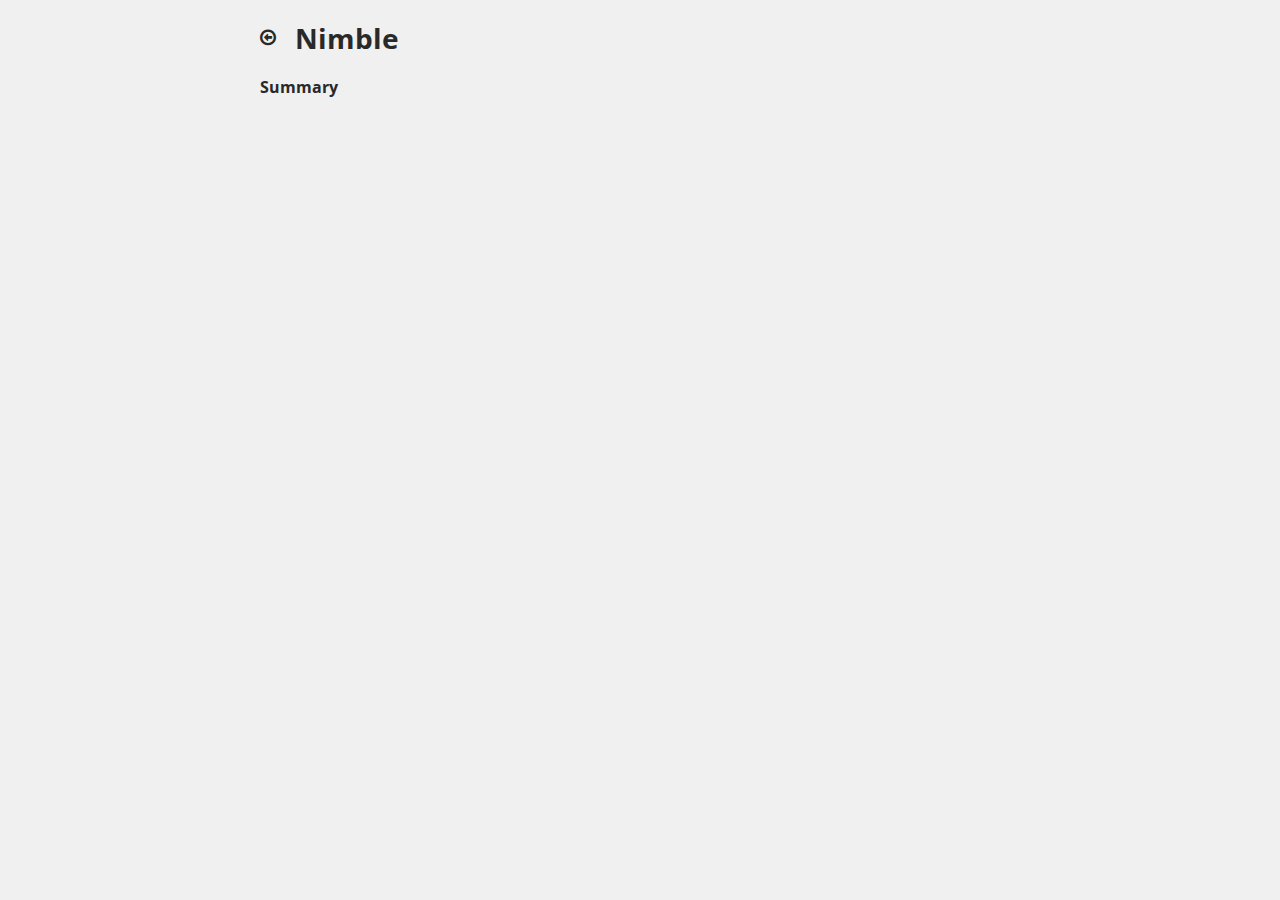
<file: nimble.html>
<!DOCTYPE html>
<html>
<head>
    <meta http-equiv="Content-type" content="text/html; charset=utf-8"/>
    <meta name="author" content="Timmy Siauw"/>
    <meta name="viewport" content="width=device-width, initial-scale=1.00" />

    <title>Nimble</title>

    <link rel="stylesheet" type="text/css" href="css/normalize.min.css" />
    <link rel="stylesheet" type="text/css" href="fa/css/font-awesome.min.css" />
    <link rel="stylesheet" type="text/css" href="css/style.css"/>
    <link href='https://fonts.googleapis.com/css?family=Open+Sans' rel='stylesheet' type='text/css'>

    <link rel="shortcut icon" href="favicon.ico"/>
    
    <style>
        #back {
            float: left;
            height: 25px;
            width: 25px;
            line-height: 38px;
            margin-right: 10px;
        }
    </style>

</head>

<body>

	<div class = "container">

        <a href = "projects.html"><span id = "back" class = "fa fa-arrow-circle-o-left fa-lg"></span></a>
        <h1>Nimble</h1>       

        <h3>Summary</h3>

    </div>

</body>
</html>
</file>
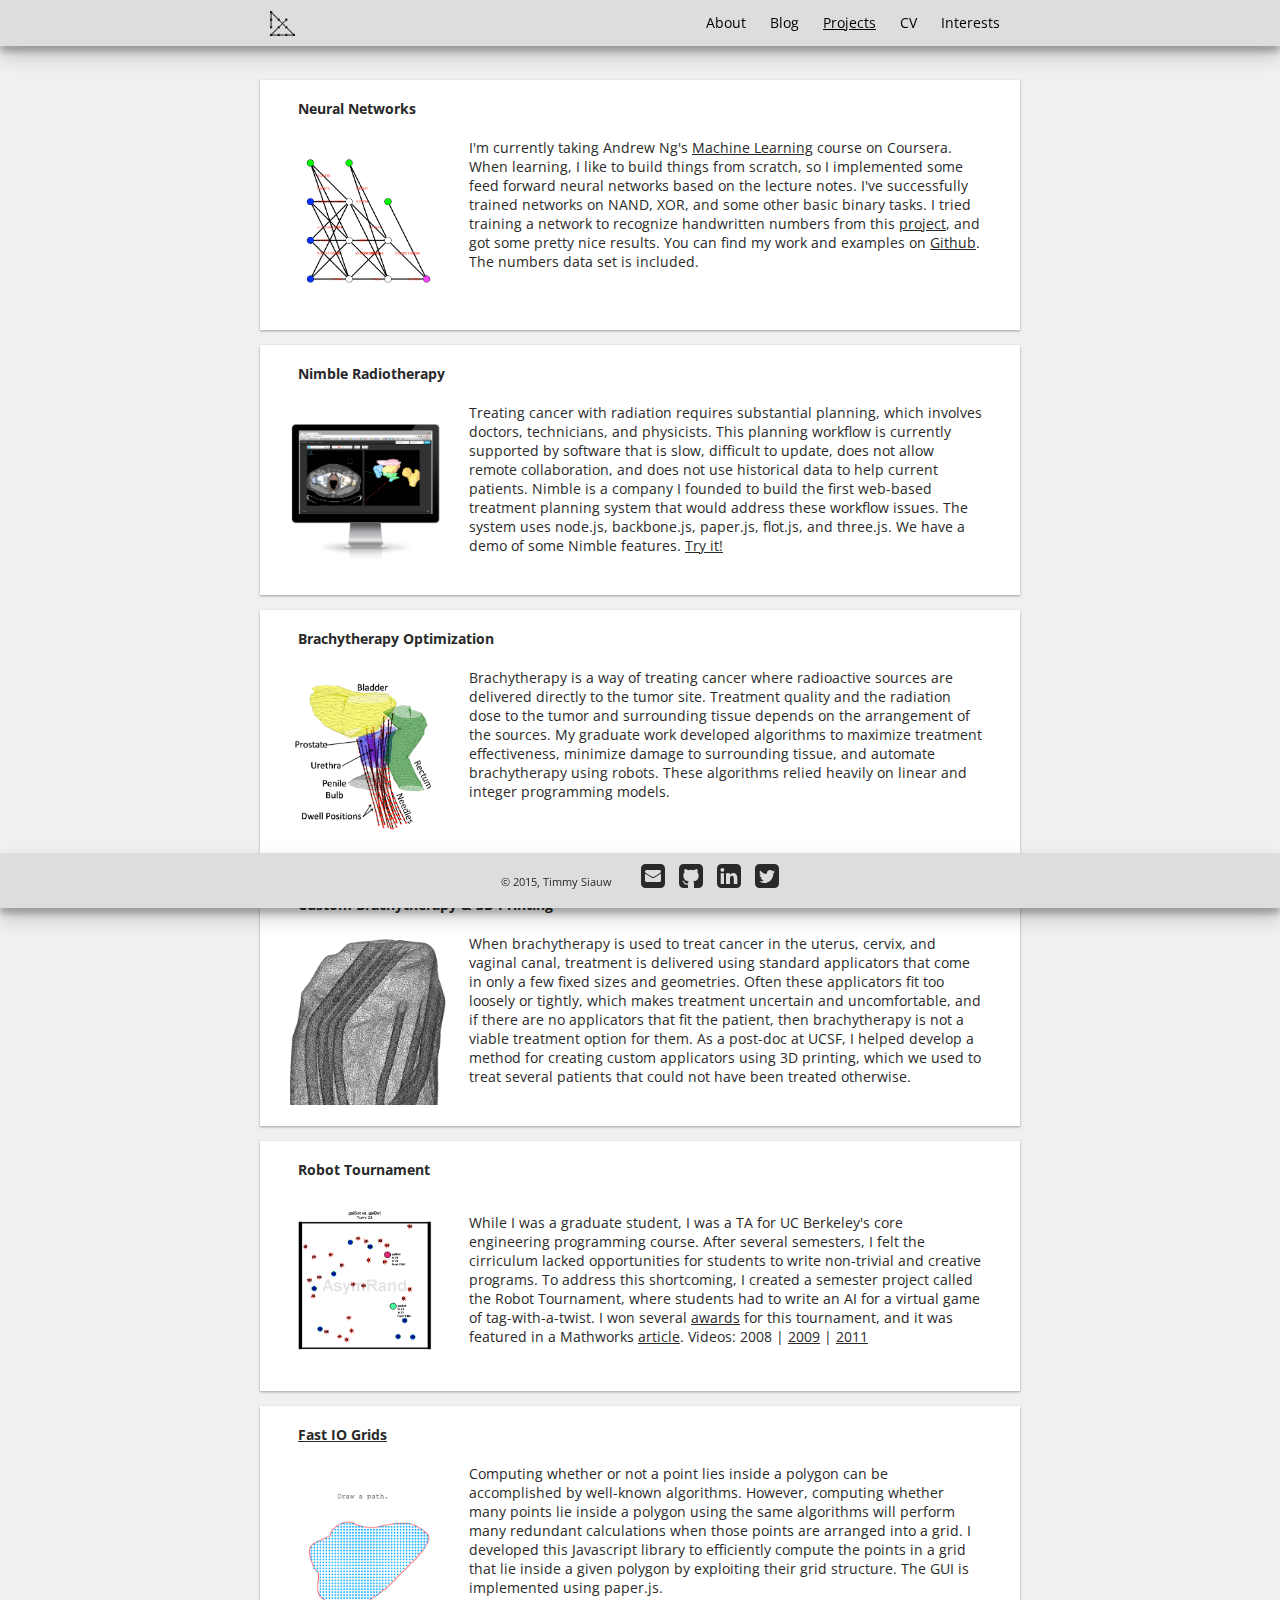
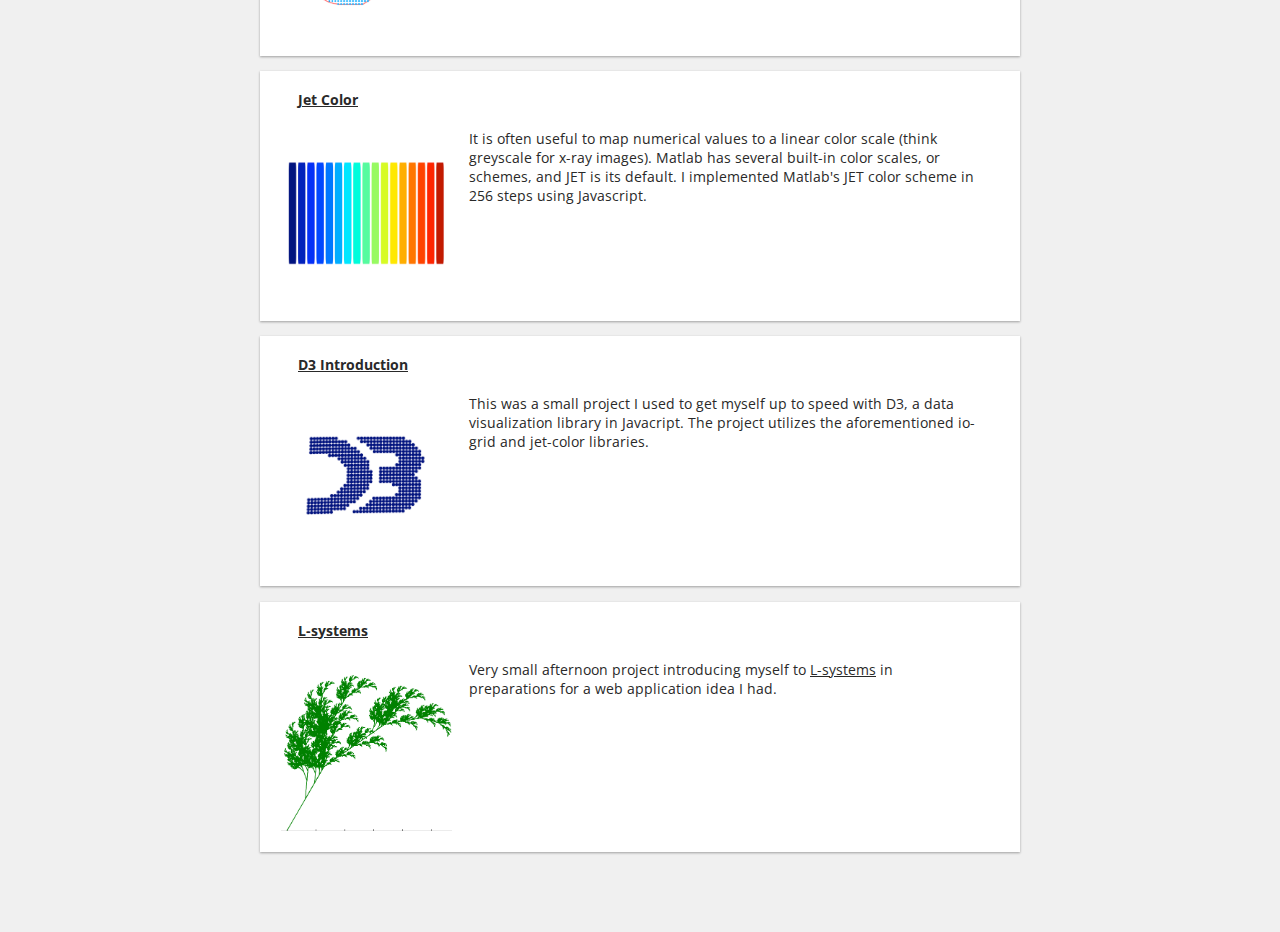
<file: projects.html>
<!DOCTYPE html>
<html>
<head>
    <meta http-equiv="Content-type" content="text/html; charset=utf-8"/>
    <meta name="author" content="Timmy Siauw"/>
    <meta name="viewport" content="width=device-width, initial-scale=1.00" />

    <title>Timmy Siauw | Projects</title>

    <link rel="stylesheet" type="text/css" href="css/normalize.min.css" />
    <link rel="stylesheet" type="text/css" href="fa/css/font-awesome.min.css" />
    <link rel="stylesheet" type="text/css" href="css/style.css"/>
    <link href='https://fonts.googleapis.com/css?family=Open+Sans' rel='stylesheet' type='text/css'>

    <link rel="shortcut icon" href="favicon.ico"/>
    
    <style>

        h3 {
            margin-top: 30px;
        }

        .project-thumbnail {
            width: 100%;
            height: 250px;
            background-color: #FFF;
            margin: 2% 0%;
            padding: 2.5% 5%;

        }

        .project-title {
            font-size: 14px;
            font-weight: bold;
        }

        .project-body {
            width: 100%;
        }

        .project-body > div {
            float: left;
            margin-top: 20px;
        }

        .project-img {
            width: 25%;
            margin-left: -2.5%;
            margin-right: 2.5%;
        }

        .project-img > img {
            width: 100%;
        }

        .project-caption {
            width: 75%;
            margin-top: 12px;
        }

        @media only screen and (max-width: 640px) {
           .project-thumbnail {
                height: auto;
           }

           .project-body > div {
                float: none;
                width: 100%;
            }

            .project-img > img {
                width: 60%;
                display: block;
                margin: auto;
            }
        }

    </style>

</head>

<body>

    <header>
        <div class = "container">
            
            <a href = "index.html"><img src = "logo.png"/></a>

            <nav id="nav">
                <ul>
                    <li><a href="about.html">About</a></li>
                    <li><a href="blog.html">Blog</a></li>
                    <li><a href="projects.html" class = "active">Projects</a></li>
                    <li><a href="cv.html">CV</a></li>
                    <li><a href="interests.html">Interests</a></li>
                </ul>
            </nav>
            <br style="clear:both;">
        </div>
    </header>

    <div class = "container content">
        
        <div class = "project-thumbnail shadow-1">
            <div class = "project-title">
                Neural Networks
            </div>
            <div class = "project-body">
                <div class = "project-img">
                    <img src = "images/project-thumbnails/thumbnail-nn.png"/>
                </div>
                <div class = "project-caption">
                    I'm currently taking Andrew Ng's <a href = "https://www.coursera.org/learn/machine-learning/home/welcome">Machine Learning</a> course on Coursera. When learning, I like to build things from scratch, so I implemented some feed forward neural networks based on the lecture notes. I've successfully trained networks on NAND, XOR, and some other basic binary tasks. I tried training a network to recognize handwritten numbers from this <a href = "http://yann.lecun.com/exdb/lenet/index.html">project</a>, and got some pretty nice results. You can find my work and examples on <a href = "https://github.com/timmysiauw/neuralnetworks">Github</a>. The numbers data set is included.
                </div>
            </div>
        </div>

        <div class = "project-thumbnail shadow-1">
            <div class = "project-title">
                Nimble Radiotherapy
            </div>
            <div class = "project-body">
                <div class = "project-img">
                    <img src = "images/project-thumbnails/thumbnail-nimble.png"/>
                </div>
                <div class = "project-caption">
                    Treating cancer with radiation requires substantial planning, which involves doctors, technicians, and physicists. This planning workflow is currently supported by software that is slow, difficult to update, does not allow remote collaboration, and does not use historical data to help current patients. Nimble is a company I founded to build the first web-based treatment planning system that would address these workflow issues. The system uses node.js, backbone.js, paper.js, flot.js, and three.js. We have a demo of some Nimble features. <a href = "http://nimbledemo.elasticbeanstalk.com/">Try it!</a> 
                </div>
            </div>
        </div>

        <div class = "project-thumbnail shadow-1">
            <div class = "project-title">
                Brachytherapy Optimization
            </div>
            <div class = "project-body">
                <div class = "project-img">
                    <img src = "images/project-thumbnails/thumbnail-brachyopt.png"/>
                </div>
                <div class = "project-caption">
                    Brachytherapy is a way of treating cancer where radioactive sources are delivered directly to the tumor site. Treatment quality and the radiation dose to the tumor and surrounding tissue depends on the arrangement of the sources. My graduate work developed algorithms to maximize treatment effectiveness, minimize damage to surrounding tissue, and automate brachytherapy using robots. These algorithms relied heavily on linear and integer programming models.  
                </div>
            </div>
        </div>

        <div class = "project-thumbnail shadow-1">
            <div class = "project-title">
                Custom Brachytherapy & 3D Printing
            </div>
            <div class = "project-body">
                <div class = "project-img">
                    <img src = "images/project-thumbnails/thumbnail-3dprinting.png"/>
                </div>
                <div class = "project-caption">
                    When brachytherapy is used to treat cancer in the uterus, cervix, and vaginal canal, treatment is delivered using standard applicators that come in only a few fixed sizes and geometries. Often these applicators fit too loosely or tightly, which makes treatment uncertain and uncomfortable, and if there are no applicators that fit the patient, then brachytherapy is not a viable treatment option for them. As a post-doc at UCSF, I helped develop a method for creating custom applicators using 3D printing, which we used to treat several patients that could not have been treated otherwise. 
                </div>
            </div>
        </div>

         <div class = "project-thumbnail shadow-1">
            <div class = "project-title">
                Robot Tournament
            </div>
            <div class = "project-body">
                <div class = "project-img">
                    <img src = "images/project-thumbnails/thumbnail-robottournament.png"/>
                </div>
                <div class = "project-caption">
                    <p> While I was a graduate student, I was a TA for UC Berkeley's core engineering programming course. After several semesters, I felt the cirriculum lacked opportunities for students to write non-trivial and creative programs. To address this shortcoming, I created a semester project called the Robot Tournament, where students had to write an AI for a virtual game of tag-with-a-twist. I won several <a href = "http://www.ce.berkeley.edu/apps/news-archive/view.php?item=256">awards</a> for this tournament, and it was featured in a Mathworks <a href = "http://www.mathworks.com/company/newsletters/articles/motivating-first-year-uc-berkeley-students-to-learn-programming-with-a-virtual-robot-tournament.html">article</a>. Videos: 2008 | <a href = "https://www.youtube.com/embed/TWh6sM0jbbw">2009</a> | <a href = "https://www.youtube.com/embed/Y2VBS0L0sKw">2011</a>
                </div>
            </div>
        </div>

        <div class = "project-thumbnail shadow-1">
            <div class = "project-title">
                <a href = "http://timmysiauw.github.io/io-grid/"> Fast IO Grids </a>
            </div>
            <div class = "project-body">
                <div class = "project-img">
                    <img src = "images/project-thumbnails/thumbnail-iogrid.png"/>
                </div>
                <div class = "project-caption">
                    Computing whether or not a point lies inside a polygon can be accomplished by well-known algorithms. However, computing whether many points lie inside a polygon using the same algorithms will perform many redundant calculations when those points are arranged into a grid. I developed this Javascript library to efficiently compute the points in a grid that lie inside a given polygon by exploiting their grid structure. The GUI is implemented using paper.js. 
                </div>
            </div>
        </div>

        <div class = "project-thumbnail shadow-1">
            <div class = "project-title">
                <a href = "https://github.com/timmysiauw/jet-color"> Jet Color </a>
            </div>
            <div class = "project-body">
                <div class = "project-img">
                    <img src = "images/project-thumbnails/thumbnail-jetcolor.png"/>
                </div>
                <div class = "project-caption">
                    It is often useful to map numerical values to a linear color scale (think greyscale for x-ray images). Matlab has several built-in color scales, or schemes, and JET is its default. I implemented Matlab's JET color scheme in 256 steps using Javascript. 
                </div>
            </div>
        </div>

        <div class = "project-thumbnail shadow-1">
            <div class = "project-title">
                <a href = "http://timmysiauw.github.io/d3-logo-fun/"> D3 Introduction</a>
            </div>
            <div class = "project-body">
                <div class = "project-img">
                    <img src = "images/project-thumbnails/thumbnail-d3intro.png"/>
                </div>
                <div class = "project-caption">
                    This was a small project I used to get myself up to speed with D3, a data visualization library in Javacript. The project utilizes the aforementioned io-grid and jet-color libraries.
                </div>
            </div>
        </div>

        <div class = "project-thumbnail shadow-1">
            <div class = "project-title">
                <a href = "https://github.com/timmysiauw/Lsystem.git"> L-systems </a>
            </div>
            <div class = "project-body">
                <div class = "project-img">
                    <img src = "images/project-thumbnails/thumbnail-Lsys.png"/>
                </div>
                <div class = "project-caption">
                    Very small afternoon project introducing myself to <a href = "https://en.wikipedia.org/wiki/L-system">L-systems</a> in preparations for a web application idea I had.  
                </div>
            </div>
        </div>

    </div>

    <script>
        
   
        
    </script>

    <footer>
        <div class="container">
            <small>© 2015, Timmy Siauw</small>
            <a href="mailto:timmy.siauw@gmail.com"><span class = "fa fa-envelope-square fa-2x"></span></a>
            <a href = "https://github.com/timmysiauw"><span class = "fa fa-github-square fa-2x"></span></a>
            <a href = "https://www.linkedin.com/in/timmysiauw"><span class = "fa fa-linkedin-square fa-2x"></span></a>
            <a href = "https://twitter.com/TimmySiauw"><span class = "fa fa-twitter-square fa-2x"></span></a>
        </div>
    </footer>
</body>
</html>
</file>
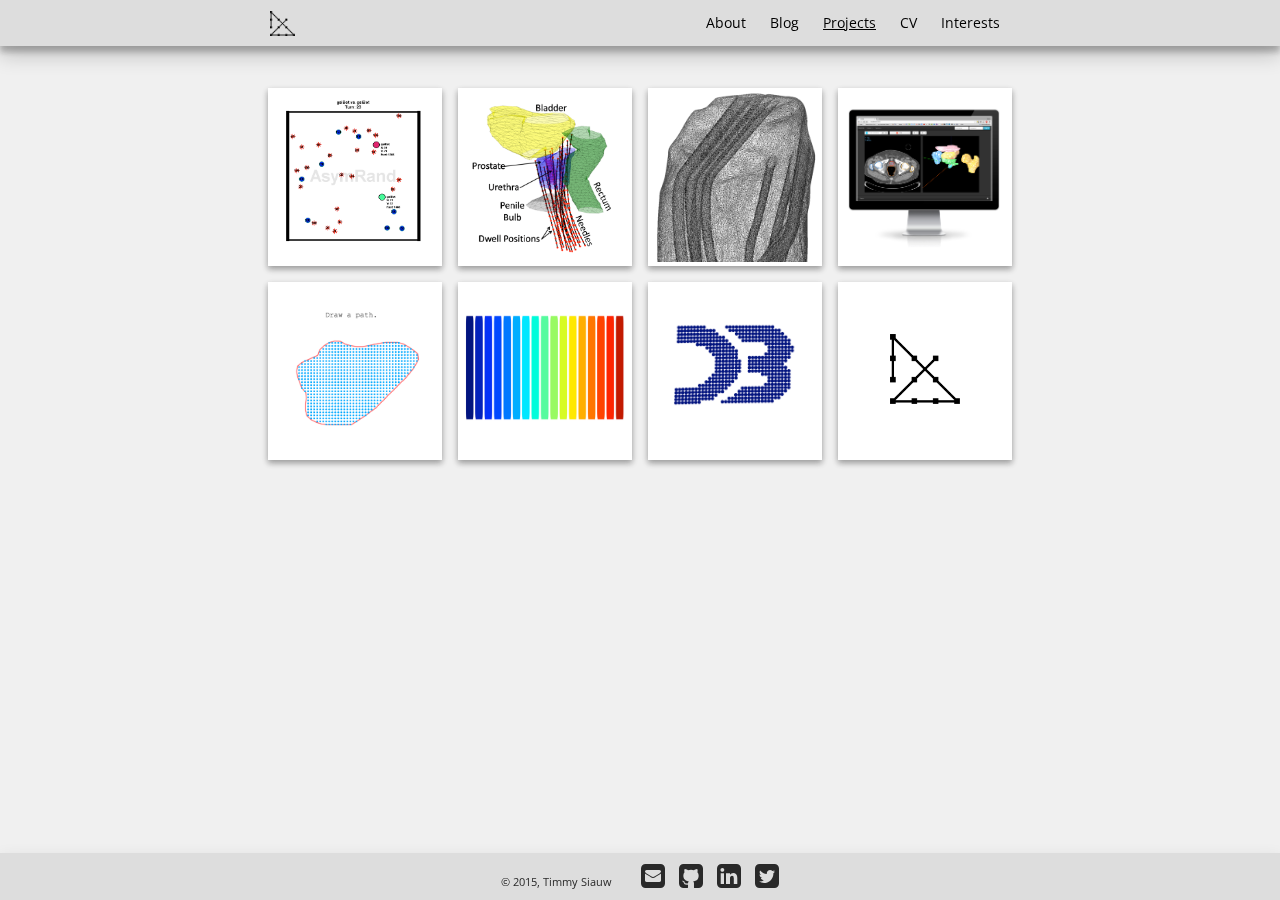
<file: projects2.html>
<!DOCTYPE html>
<html>
<head>
    <meta http-equiv="Content-type" content="text/html; charset=utf-8"/>
    <meta name="author" content="Timmy Siauw"/>
    <meta name="viewport" content="width=device-width, initial-scale=1.00" />

    <title>Timmy Siauw | Projects</title>

    <link rel="stylesheet" type="text/css" href="css/normalize.min.css" />
    <link rel="stylesheet" type="text/css" href="fa/css/font-awesome.min.css" />
    <link rel="stylesheet" type="text/css" href="css/style.css"/>
    <link href='https://fonts.googleapis.com/css?family=Open+Sans' rel='stylesheet' type='text/css'>

    <link rel="shortcut icon" href="favicon.ico"/>
    
    <style>

        .project-thumbnail {
            float: left;
            width: 23%;
            margin: 1%;
            background-color: white;

            position: relative;
            top: 0px;
            left: 0px;
        }

        .project-thumbnail:hover {
            box-shadow: 0 1px 3px rgba(0,0,0,0.12), 0 1px 2px rgba(0,0,0,0.24);
        }

        .project-thumbnail img {
            width: 100%;
        }


        .project-title {
            position: absolute;
            top: 0px;
            left: 0px;
            width: 100%;
            height: 100%;
            background-color: rgba(0,0,0,.6);
            text-align: center;

            display: none;
        }

        .project-title span {
            position: relative;
            top: 40%;
            font-size: 16px;
            color: white;
        }

        @media only screen and (max-width: 640px) {
            .project-thumbnail {
                width: 96%;
                margin: 2%;
            }

            .project-title {
                display: block;
            }
        }

    </style>

</head>

<body>

    <header>
        <div class = "container">
            
            <a href = "index.html"><img src = "logo.png"/></a>

            <nav id="nav">
                <ul>
                    <li><a href="about.html">About</a></li>
                    <li><a href="blog.html">Blog</a></li>
                    <li><a href="projects.html" class = "active">Projects</a></li>
                    <li><a href="cv.html">CV</a></li>
                    <li><a href="interests.html">Interests</a></li>
                </ul>
            </nav>
            <br style="clear:both;">
        </div>
    </header>

    <div class = "container content">
        <a href = "robot.html" class = "project-thumbnail shadow-2">
            <img src = "images/project-thumbnails/thumbnail-robottournament.png"/>
            <div class = "project-title">
                <span> Robot Tournament </span>
            </div>
        </a>

        <a href = "brachy.html" class = "project-thumbnail shadow-2">
            <img src = "images/project-thumbnails/thumbnail-brachyopt.png"/>
            <div class = "project-title">
                <span> Brachytherapy Optimization </span>
            </div>
        </a>

        <a href = "3Dprinting.html" class = "project-thumbnail shadow-2">
            <img src = "images/project-thumbnails/thumbnail-3dprinting.png"/>
            <div class = "project-title">
                <span> 3D Printed Brachytherapy </span>
            </div>
        </a>

        <a href = "nimble.html" class = "project-thumbnail shadow-2">
            <img src = "images/project-thumbnails/thumbnail-nimble.png"/>
            <div class = "project-title">
                <span> Nimble </span>
            </div>
        </a>

       <a href = "http://timmysiauw.github.io/io-grid/" class = "project-thumbnail shadow-2">
            <img src = "images/project-thumbnails/thumbnail-iogrid.png"/>
            <div class = "project-title">
                <span> Grids </span>
            </div>
        </a>

        <a href = "https://github.com/timmysiauw/jet-color" class = "project-thumbnail shadow-2">
            <img src = "images/project-thumbnails/thumbnail-jetcolor.png"/>
            <div class = "project-title">
                <span> Jet Color </span>
            </div>
        </a>

        <a href = "http://timmysiauw.github.io/d3-logo-fun/" class = "project-thumbnail shadow-2">
            <img src = "images/project-thumbnails/thumbnail-d3intro.png"/>
            <div class = "project-title">
                <span> D3 Intro </span>
            </div>
        </a>

        <a href = "https://github.com/timmysiauw/favicons-and-logos/" class = "project-thumbnail shadow-2">
            <img src = "logo.png" style="padding:30%"/>
            <div class = "project-title">
                <span> Logo </span>
            </div>
        </a>
    </div>

    <script>
        
    (function() {
        var $thumbnails = document.getElementsByClassName("project-thumbnail");
        for (var i=0; i<$thumbnails.length; i++) {
            $thumbnails[i].addEventListener("mouseenter", function(event) {
                this.getElementsByClassName("project-title")[0].style.display = "block";
            });
            $thumbnails[i].addEventListener("mouseleave", function(event) {
                this.getElementsByClassName("project-title")[0].style.display = "none";
            });
        }; 
    })();
        
    </script>

    <footer>
        <div class="container">
            <small>© 2015, Timmy Siauw</small>
            <a href="mailto:timmy.siauw@gmail.com"><span class = "fa fa-envelope-square fa-2x"></span></a>
            <a href = "https://github.com/timmysiauw"><span class = "fa fa-github-square fa-2x"></span></a>
            <a href = "https://www.linkedin.com/in/timmysiauw"><span class = "fa fa-linkedin-square fa-2x"></span></a>
            <a href = "https://twitter.com/TimmySiauw"><span class = "fa fa-twitter-square fa-2x"></span></a>
        </div>
    </footer>
</body>
</html>
</file>
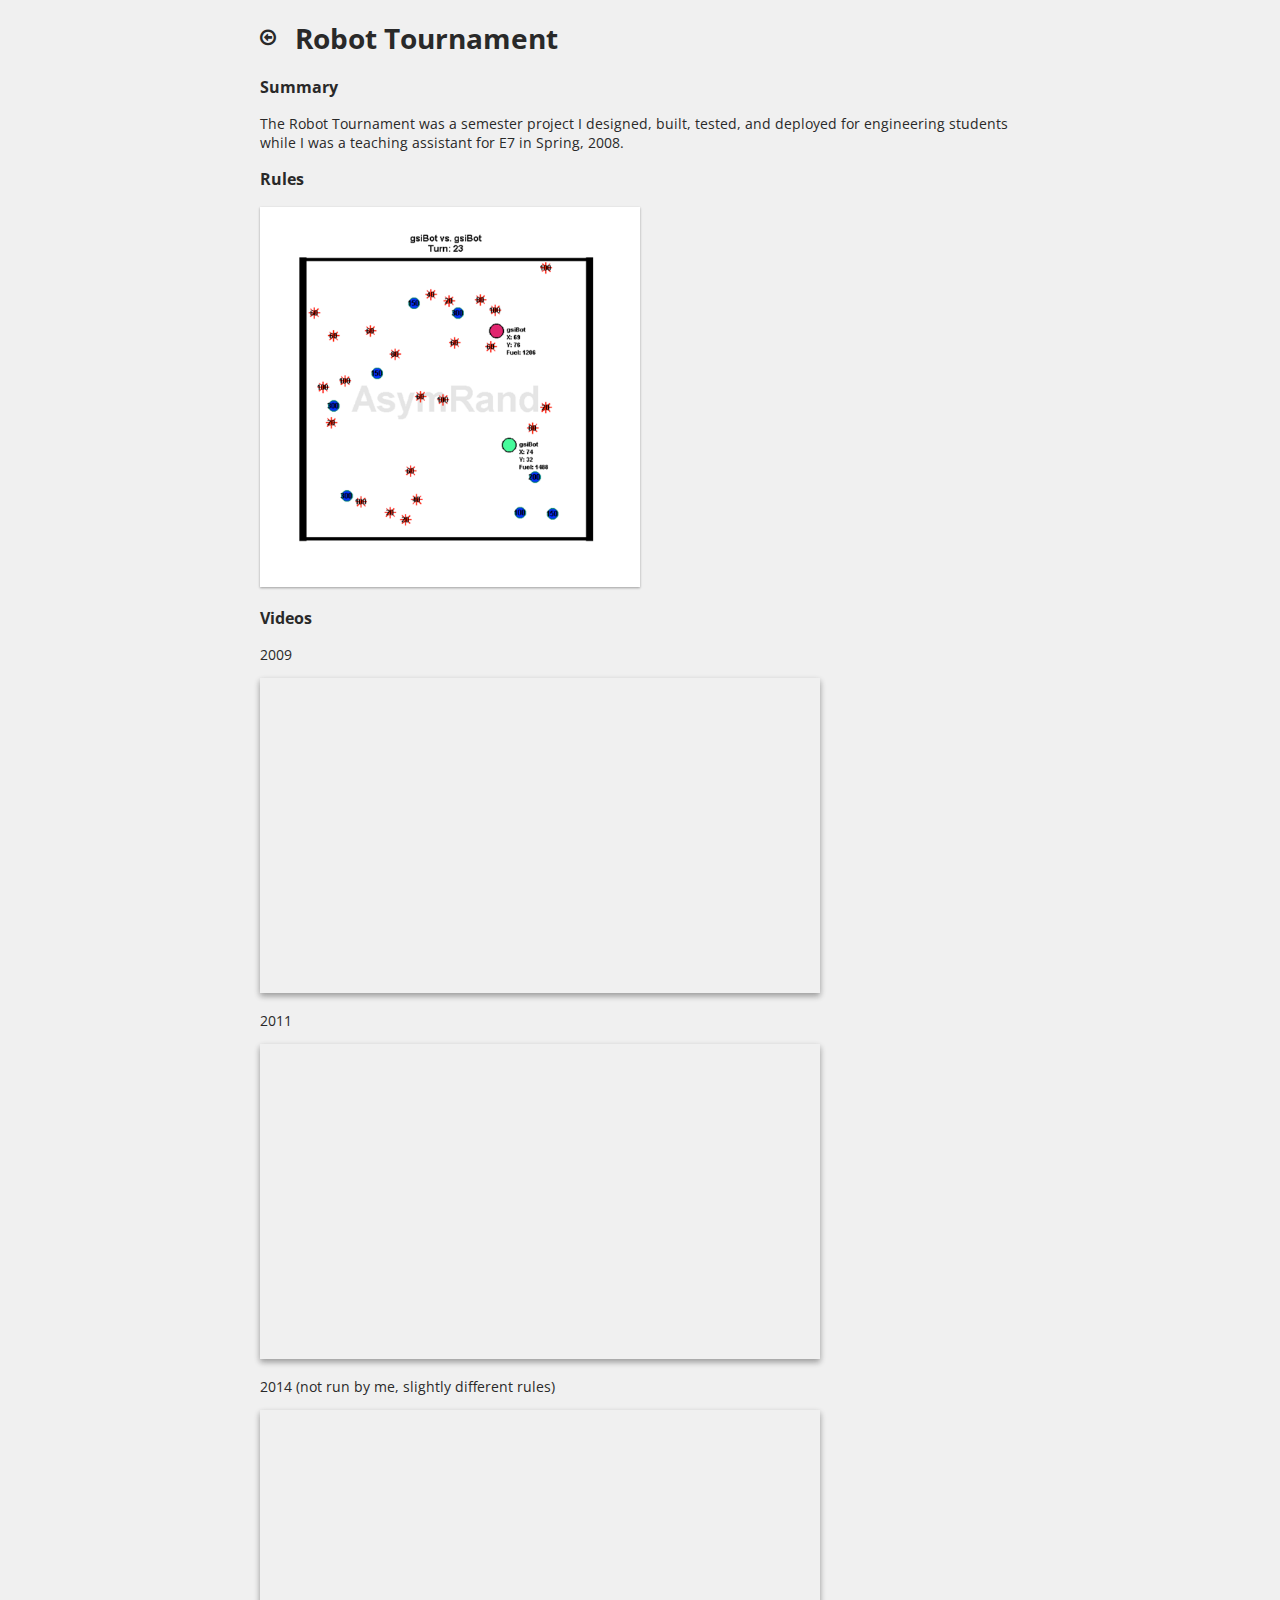
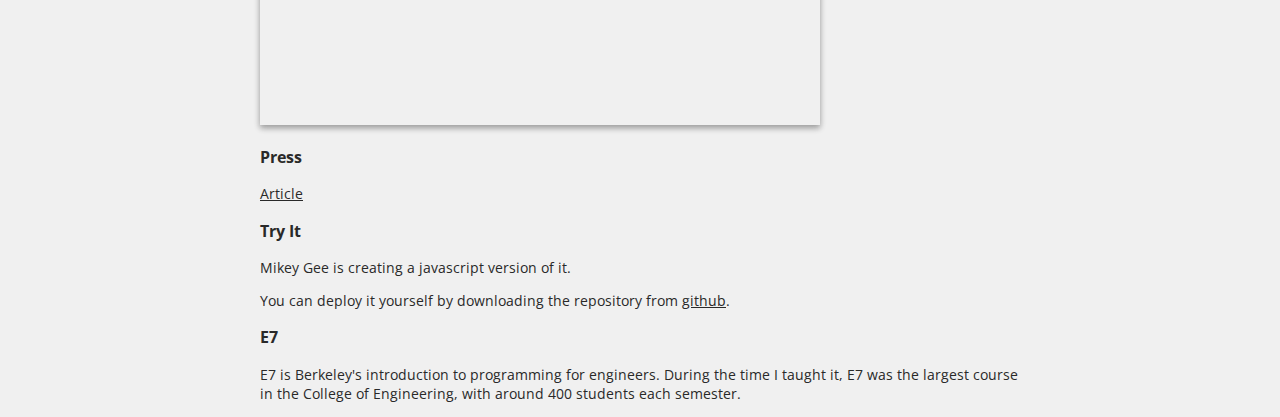
<file: robot.html>
<!DOCTYPE html>
<html>
<head>
    <meta http-equiv="Content-type" content="text/html; charset=utf-8"/>
    <meta name="author" content="Timmy Siauw"/>
    <meta name="viewport" content="width=device-width, initial-scale=1.00" />

    <title>Robot Tournament</title>

    <link rel="stylesheet" type="text/css" href="css/normalize.min.css" />
    <link rel="stylesheet" type="text/css" href="fa/css/font-awesome.min.css" />
    <link rel="stylesheet" type="text/css" href="css/style.css"/>
    <link href='https://fonts.googleapis.com/css?family=Open+Sans' rel='stylesheet' type='text/css'>

    <link rel="shortcut icon" href="favicon.ico"/>
    
    <style>
        #back-button {
            float: left;
            height: 25px;
            width: 25px;
            line-height: 38px;
            margin-right: 10px;
        }
    </style>

</head>

<body>

	<div class = "container">

        <a href = "projects.html"><span id = "back-button" class = "fa fa-arrow-circle-o-left fa-lg"></span></a>
        <h1>Robot Tournament</h1>       

        <h3>Summary</h3>

        <p>The Robot Tournament was a semester project I designed, built, tested, and deployed for engineering students while I was a teaching assistant for E7 in Spring, 2008.</p>


        <h3>Rules</h3>

        <img src = "images/project-thumbnails/thumbnail-robottournament.png" class = "shadow-1" style = "background-color:white; width: 50%"/> <br>

        <h3>Videos</h3>

        <p>2009</p>
        <iframe width="560" height="315" src="https://www.youtube.com/embed/TWh6sM0jbbw" frameborder="0" allowfullscreen class = "shadow-2"></iframe>

        <p>2011</p>
        <iframe width="560" height="315" src="https://www.youtube.com/embed/Y2VBS0L0sKw" frameborder="0" allowfullscreen class = "shadow-2"></iframe>

        <p>2014 (not run by me, slightly different rules)</p>
        <iframe width="560" height="315" src="https://www.youtube.com/embed/8psuGyQhV_M" frameborder="0" allowfullscreen class = "shadow-2"></iframe>

        <h3>Press</h3>

        <a href = "http://www.mathworks.com/company/newsletters/articles/motivating-first-year-uc-berkeley-students-to-learn-programming-with-a-virtual-robot-tournament.html">Article</a>

        <h3>Try It</h3>


        <p>Mikey Gee is creating a javascript version of it.</p> 


        <p>You can deploy it yourself by downloading the repository from <a href = "https://github.com/timmysiauw/robottournament.git">github</a>.

        <h3>E7</h3>

        <p>E7 is Berkeley's introduction to programming for engineers. During the time I taught it, E7 was the largest course in the College of Engineering, with around 400 students each semester. </p>

    </div>

</body>
</html>
</file>
<file: css/style.css>
* {
	box-sizing: border-box;
}

body {
	background: #F0F0F0;
	font-family: 'Open Sans', sans-serif;
	color: #292929;
	padding: 0;
	margin: 0;
	font-size: 14px;
}

a {
	color: #292929;
}

a.active {
	text-decoration: underline;
}

a:hover {
	cursor: pointer;
}

.container {
	width: 100%;
	max-width: 800px;
	margin: 0 auto;
	padding: 0px 20px 0px;
}

.content {
	margin-top: 80px;
	margin-bottom: 80px;
}

header {
    padding:8px;
    position:fixed;
    top:0;
    left:0;
    right:0;
    z-index:10;
    background-color: #DDDDDD;
	box-shadow: 0 10px 20px rgba(0,0,0,0.19), 0 6px 6px rgba(0,0,0,0.23);
}

header img {
    height: 25px;
    float: left;
    margin-top: 3px;
    margin-left: 10px;
}

#nav a {
	color: #000000;
	text-decoration: none;
}

#nav a:hover {
	cursor: "pointer";
	text-decoration: underline;
}

#nav a.active {
	text-decoration: underline;
}

#nav ul {
	float: right;
	margin: 0px;
	line-height: 30px;
}

#nav li {
	display: inline;
	margin-right: 20px;
}

footer {
    text-align:center;
    position:fixed;
    top:100%;
    left:0;
    right:0;
    z-index:10;
    margin-top:-47px;
    background-color: #DDDDDD;
    box-shadow: 0 10px 20px rgba(0,0,0,0.19), 0 6px 6px rgba(0,0,0,0.23);
}
footer small {
	margin-right: 15px;
	line-height: 30px;
}

footer a {
	line-height: 55px;
	margin: 0px 0px 0px 10px;
	padding: 0px;
	color: #292929;
}

footer a:hover {
	color: #FFFFFF;
}

.shadow-1 {
	box-shadow: 0 1px 3px rgba(0,0,0,0.12), 0 1px 2px rgba(0,0,0,0.24);
}
.shadow-2 {
	box-shadow: 0 3px 6px rgba(0,0,0,0.16), 0 3px 6px rgba(0,0,0,0.23);
}
.shadow-3 {
	box-shadow: 0 10px 20px rgba(0,0,0,0.19), 0 6px 6px rgba(0,0,0,0.23);
}
.shadow-4 {
	box-shadow: 0 14px 28px rgba(0,0,0,0.25), 0 10px 10px rgba(0,0,0,0.22);
}
.shadow-5 {
	box-shadow: 0 19px 38px rgba(0,0,0,0.30), 0 15px 12px rgba(0,0,0,0.22);
}

@media only screen and (max-width: 640px) {
    body {
    	font-size: 12px;
    }

    header {
    	padding-left:0px;
    	padding-right:0px;
	}

	header img {
    	margin-left: 0px;
    	margin-right: 0px;
	}

	#nav li {
		margin-right: 5px;
	}

	.container {
		padding: 0px 10px 0px;
	}
}
</file>
